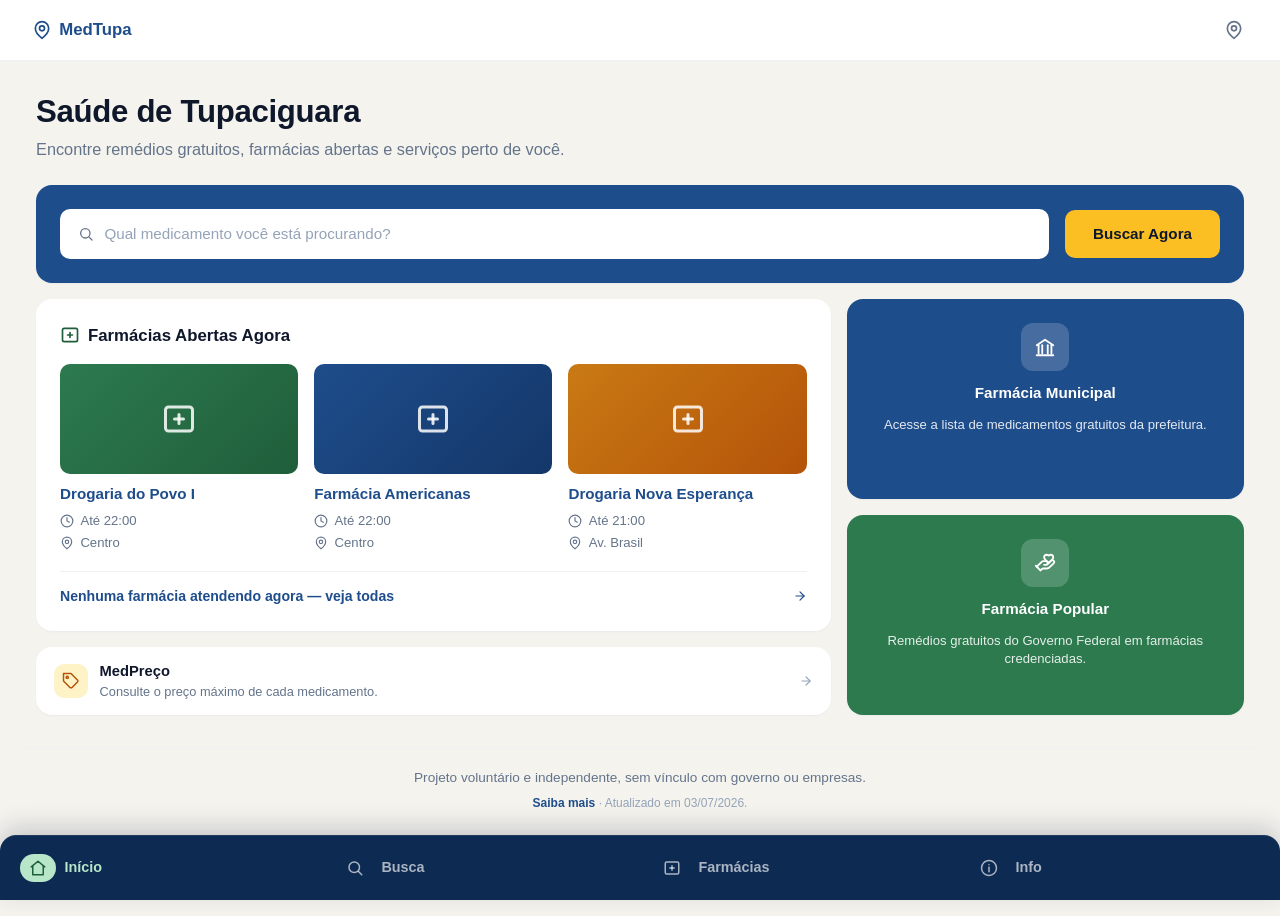
<file: index.html>
<!DOCTYPE html>
<html lang="pt-BR">
<head>
    <!-- Google tag (gtag.js) -->
    <script async src="https://www.googletagmanager.com/gtag/js?id=G-R6YJ87NHXH"></script>
    <script>
      window.dataLayer = window.dataLayer || [];
      function gtag(){dataLayer.push(arguments);}
      gtag('js', new Date());
      gtag('config', 'G-R6YJ87NHXH');
    </script>
    <meta charset="UTF-8">
    <meta name="viewport" content="width=device-width, initial-scale=1.0">
    <meta name="theme-color" content="#ffffff">
    <title>MedTupa</title>
    <link rel="icon" type="image/svg+xml" href="favicon.svg">
    <link rel="stylesheet" href="style.css">
</head>
<body>
    <svg xmlns="http://www.w3.org/2000/svg" style="display:none" aria-hidden="true">
        <symbol id="i-pin" viewBox="0 0 24 24" fill="none" stroke="currentColor" stroke-width="2" stroke-linecap="round" stroke-linejoin="round">
            <path d="M20 10c0 6-8 12-8 12s-8-6-8-12a8 8 0 0 1 16 0z"/>
            <circle cx="12" cy="10" r="3"/>
        </symbol>
        <symbol id="i-search" viewBox="0 0 24 24" fill="none" stroke="currentColor" stroke-width="2" stroke-linecap="round" stroke-linejoin="round">
            <circle cx="11" cy="11" r="7"/>
            <line x1="21" y1="21" x2="16.65" y2="16.65"/>
        </symbol>
        <symbol id="i-bank" viewBox="0 0 24 24" fill="none" stroke="currentColor" stroke-width="2" stroke-linecap="round" stroke-linejoin="round">
            <path d="M3 10 12 4l9 6"/>
            <path d="M5 10v9"/>
            <path d="M19 10v9"/>
            <path d="M9 10v9"/>
            <path d="M15 10v9"/>
            <path d="M3 21h18"/>
        </symbol>
        <symbol id="i-hand-heart" viewBox="0 0 24 24" fill="none" stroke="currentColor" stroke-width="2" stroke-linecap="round" stroke-linejoin="round">
            <path d="M11 14h2a2 2 0 1 0 0-4h-3c-.6 0-1.1.2-1.4.6L3 16"/>
            <path d="m7 20 1.6-1.4c.4-.4.9-.6 1.4-.6h4c1.1 0 2.1-.4 2.8-1.2l4.6-4.4a2 2 0 0 0-2.75-2.91L14.5 13.5"/>
            <path d="m2 15 5 5"/>
            <path d="M19.5 8.5c.7-.7 1.5-1.6 1.5-2.7A2.7 2.7 0 0 0 18.3 3c-.9 0-1.5.3-2.3 1-.8-.7-1.4-1-2.3-1A2.7 2.7 0 0 0 11 5.8c0 1.1.8 2 1.5 2.7L16 12z"/>
        </symbol>
        <symbol id="i-pharmacy" viewBox="0 0 24 24" fill="none" stroke="currentColor" stroke-width="2" stroke-linecap="round" stroke-linejoin="round">
            <rect x="3" y="4" width="18" height="16" rx="2"/>
            <path d="M12 9v6"/>
            <path d="M9 12h6"/>
        </symbol>
        <symbol id="i-clock" viewBox="0 0 24 24" fill="none" stroke="currentColor" stroke-width="2" stroke-linecap="round" stroke-linejoin="round">
            <circle cx="12" cy="12" r="10"/>
            <polyline points="12 6 12 12 16 14"/>
        </symbol>
<symbol id="i-home" viewBox="0 0 24 24" fill="none" stroke="currentColor" stroke-width="2" stroke-linecap="round" stroke-linejoin="round">
            <path d="M3 10.5 12 3l9 7.5"/>
            <path d="M5 9.5V21h14V9.5"/>
        </symbol>
        <symbol id="i-info" viewBox="0 0 24 24" fill="none" stroke="currentColor" stroke-width="2" stroke-linecap="round" stroke-linejoin="round">
            <circle cx="12" cy="12" r="10"/>
            <line x1="12" y1="11" x2="12" y2="17"/>
            <line x1="12" y1="7.5" x2="12" y2="7.6"/>
        </symbol>
        <symbol id="i-arrow-right" viewBox="0 0 24 24" fill="none" stroke="currentColor" stroke-width="2" stroke-linecap="round" stroke-linejoin="round">
            <line x1="5" y1="12" x2="19" y2="12"/>
            <polyline points="12 5 19 12 12 19"/>
        </symbol>
        <symbol id="i-tag" viewBox="0 0 24 24" fill="none" stroke="currentColor" stroke-width="2" stroke-linecap="round" stroke-linejoin="round">
            <path d="M20.59 13.41 13.42 20.58a2 2 0 0 1-2.83 0L2 12V2h10l8.59 8.59a2 2 0 0 1 0 2.82z"/>
            <circle cx="7" cy="7" r="1.5"/>
        </symbol>
    </svg>

    <div class="app">
        <header class="app-header">
            <a href="index.html" class="brand">
                <svg width="20" height="20" aria-hidden="true"><use href="#i-pin"/></svg>
                MedTupa
            </a>
            <button class="location-btn" aria-label="Tupaciguara, MG">
                <svg width="20" height="20" aria-hidden="true"><use href="#i-pin"/></svg>
            </button>
        </header>

        <section class="greeting">
            <h1>Saúde de Tupaciguara</h1>
            <p>Encontre remédios gratuitos, farmácias abertas e serviços perto de você.</p>
        </section>

        <div class="layout">
            <section class="section wide search-section">
                <form class="card card-blue search-card" action="busca.html" method="get">
                    <label class="search-input" for="home-search">
                        <svg width="16" height="16" aria-hidden="true"><use href="#i-search"/></svg>
                        <input id="home-search" name="q" type="search" placeholder="Qual medicamento você está procurando?" autocomplete="off">
                    </label>
                    <button type="submit" class="btn btn-primary">Buscar Agora</button>
                </form>
            </section>

            <section class="section right-stack">
                <a class="card mini-card mini-municipal" href="busca.html#municipal">
                    <span class="icon-tile">
                        <svg width="22" height="22" aria-hidden="true"><use href="#i-bank"/></svg>
                    </span>
                    <h3>Farmácia Municipal</h3>
                    <p>Acesse a lista de medicamentos gratuitos da prefeitura.</p>
                </a>
                <a class="card mini-card mini-popular" href="busca.html#popular">
                    <span class="icon-tile">
                        <svg width="22" height="22" aria-hidden="true"><use href="#i-hand-heart"/></svg>
                    </span>
                    <h3>Farmácia Popular</h3>
                    <p>Remédios gratuitos do Governo Federal em farmácias credenciadas.</p>
                </a>
            </section>

            <section class="section plantao-section">
                <div class="card plantao-hero">
                    <header class="plantao-head">
                        <h2>
                            <svg width="20" height="20" aria-hidden="true"><use href="#i-pharmacy"/></svg>
                            Farmácias Abertas Agora
                        </h2>
                        <span class="badge" id="plantao-badge" hidden>Aberto Agora</span>
                    </header>
                    <div class="plantao-grid">
                        <a class="plantao-item" href="farmacias.html">
                            <div class="plantao-thumb thumb-1" aria-hidden="true">
                                <svg width="36" height="36"><use href="#i-pharmacy"/></svg>
                            </div>
                            <h4>Drogaria do Povo I</h4>
                            <p class="plantao-meta">
                                <svg width="14" height="14" aria-hidden="true"><use href="#i-clock"/></svg>
                                Até 22:00
                            </p>
                            <p class="plantao-meta">
                                <svg width="14" height="14" aria-hidden="true"><use href="#i-pin"/></svg>
                                Centro
                            </p>
                        </a>
                        <a class="plantao-item" href="farmacias.html">
                            <div class="plantao-thumb thumb-2" aria-hidden="true">
                                <svg width="36" height="36"><use href="#i-pharmacy"/></svg>
                            </div>
                            <h4>Farmácia Americanas</h4>
                            <p class="plantao-meta">
                                <svg width="14" height="14" aria-hidden="true"><use href="#i-clock"/></svg>
                                Até 22:00
                            </p>
                            <p class="plantao-meta">
                                <svg width="14" height="14" aria-hidden="true"><use href="#i-pin"/></svg>
                                Centro
                            </p>
                        </a>
                        <a class="plantao-item" href="farmacias.html">
                            <div class="plantao-thumb thumb-3" aria-hidden="true">
                                <svg width="36" height="36"><use href="#i-pharmacy"/></svg>
                            </div>
                            <h4>Drogaria Nova Esperança</h4>
                            <p class="plantao-meta">
                                <svg width="14" height="14" aria-hidden="true"><use href="#i-clock"/></svg>
                                Até 21:00
                            </p>
                            <p class="plantao-meta">
                                <svg width="14" height="14" aria-hidden="true"><use href="#i-pin"/></svg>
                                Av. Brasil
                            </p>
                        </a>
                    </div>
                    <a class="plantao-footer" href="farmacias.html">
                        <span id="open-now-desc">Veja todas as farmácias da cidade</span>
                        <svg width="14" height="14" aria-hidden="true"><use href="#i-arrow-right"/></svg>
                    </a>
                </div>
            </section>

            <section class="section medpreco-section">
                <a class="card feature-card compact" href="https://medpreco.com" target="_blank" rel="noopener">
                    <span class="icon-tile icon-amber">
                        <svg width="18" height="18" aria-hidden="true"><use href="#i-tag"/></svg>
                    </span>
                    <div class="body">
                        <h3>MedPreço</h3>
                        <p>Consulte o preço máximo de cada medicamento.</p>
                    </div>
                    <svg class="trailing" width="14" height="14" aria-hidden="true"><use href="#i-arrow-right"/></svg>
                </a>
            </section>
        </div>

        <footer class="app-footer">
            <p>Projeto voluntário e independente, sem vínculo com governo ou empresas.</p>
            <p><a href="info.html#sobre">Saiba mais</a> · Atualizado em 03/07/2026.</p>
        </footer>

        <nav class="bottom-nav" aria-label="Navegação principal">
            <a href="index.html" class="active">
                <span class="nav-icon-wrap">
                    <svg width="18" height="18" aria-hidden="true"><use href="#i-home"/></svg>
                </span>
                Início
            </a>
            <a href="busca.html">
                <span class="nav-icon-wrap">
                    <svg width="18" height="18" aria-hidden="true"><use href="#i-search"/></svg>
                </span>
                Busca
            </a>
            <a href="farmacias.html">
                <span class="nav-icon-wrap">
                    <svg width="18" height="18" aria-hidden="true"><use href="#i-pharmacy"/></svg>
                </span>
                Farmácias
            </a>
            <a href="info.html">
                <span class="nav-icon-wrap">
                    <svg width="18" height="18" aria-hidden="true"><use href="#i-info"/></svg>
                </span>
                Info
            </a>
        </nav>
    </div>

    <script>
        (function () {
            // mantenha em sincronia com farmacias.html (data-mon-fri/data-sat/data-sun)
            const HOURS = [
                { mf: '07:00-22:00', sat: '07:00-22:00', sun: '08:00-20:00' }, // Drogaria do Povo I
                { mf: '08:00-20:00', sat: '08:00-20:00', sun: 'closed'     }, // Drogamed
                { mf: '07:00-22:00', sat: '07:00-21:00', sun: '08:00-19:00' }, // Farmácia Americanas
                { mf: '08:00-20:00', sat: '08:00-20:00', sun: 'closed'     }, // Farmaguti
                { mf: '08:00-21:00', sat: '08:00-21:00', sun: '08:30-12:30' }, // Drogaria Nova Esperança
                { mf: '08:00-18:00', sat: '08:00-12:00', sun: 'closed'     }, // Phormula
                { mf: '08:00-20:00', sat: '08:00-19:00', sun: 'closed'     }, // Drogaria UltraPopular
                { mf: '08:00-20:00', sat: '08:00-20:00', sun: 'closed'     }, // Drogaria Vida
                { mf: '07:00-21:00', sat: '07:00-21:00', sun: 'closed'     }, // Drogaria do Povo III
            ];

            const todayHours = h => {
                const d = new Date().getDay();
                if (d === 0) return h.sun;
                if (d === 6) return h.sat;
                return h.mf;
            };

            const isOpen = h => {
                const t = todayHours(h);
                if (!t || t === 'closed') return false;
                const [open, close] = t.split('-');
                const [oH, oM] = open.split(':').map(Number);
                const [cH, cM] = close.split(':').map(Number);
                const now = new Date();
                const mins = now.getHours() * 60 + now.getMinutes();
                return mins >= oH * 60 + oM && mins < cH * 60 + cM;
            };

            const count = HOURS.filter(isOpen).length;
            const desc = document.getElementById('open-now-desc');
            const badge = document.getElementById('plantao-badge');

            if (badge) badge.hidden = count === 0;

            if (!desc) return;

            if (count === 0) {
                desc.textContent = 'Nenhuma farmácia atendendo agora — veja todas';
            } else if (count === 1) {
                desc.textContent = '1 farmácia atendendo agora — veja todas';
            } else {
                desc.textContent = count + ' farmácias atendendo agora — veja todas';
            }
        })();
    </script>
</body>
</html>
</file>
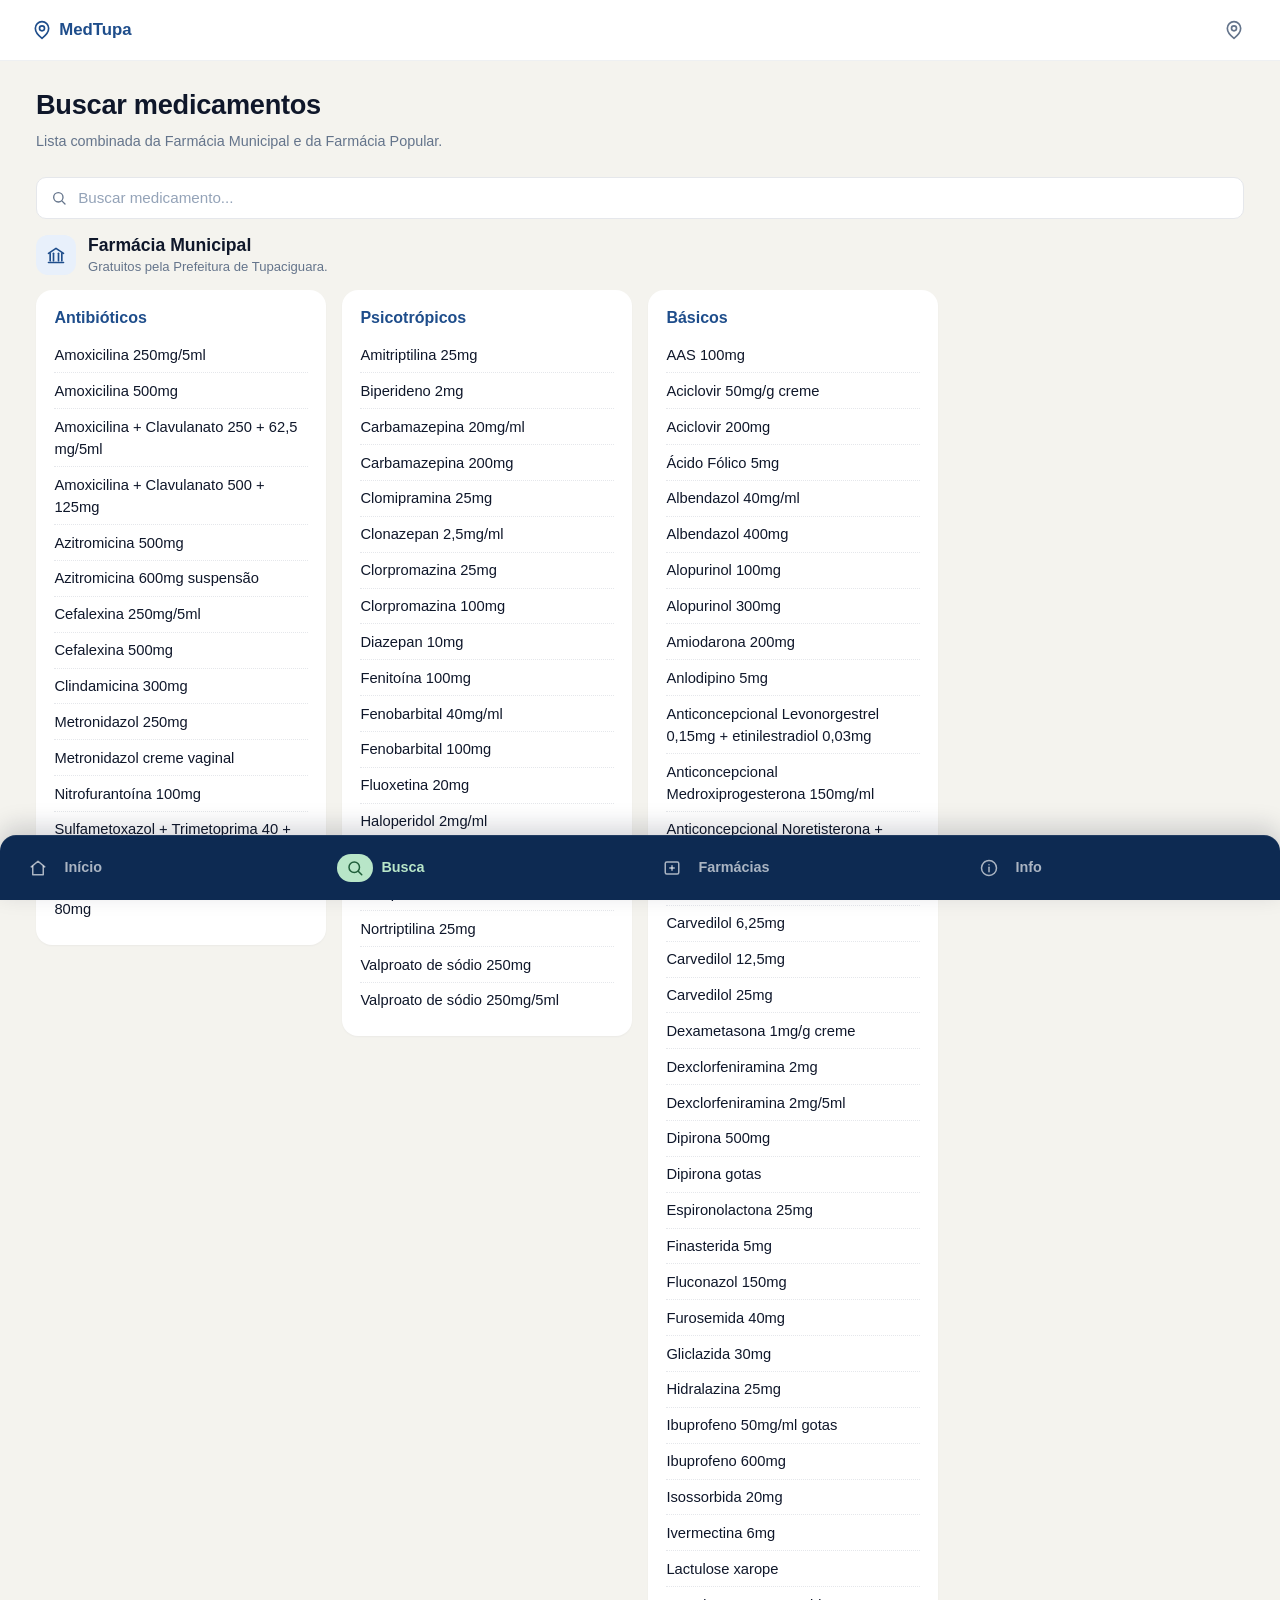
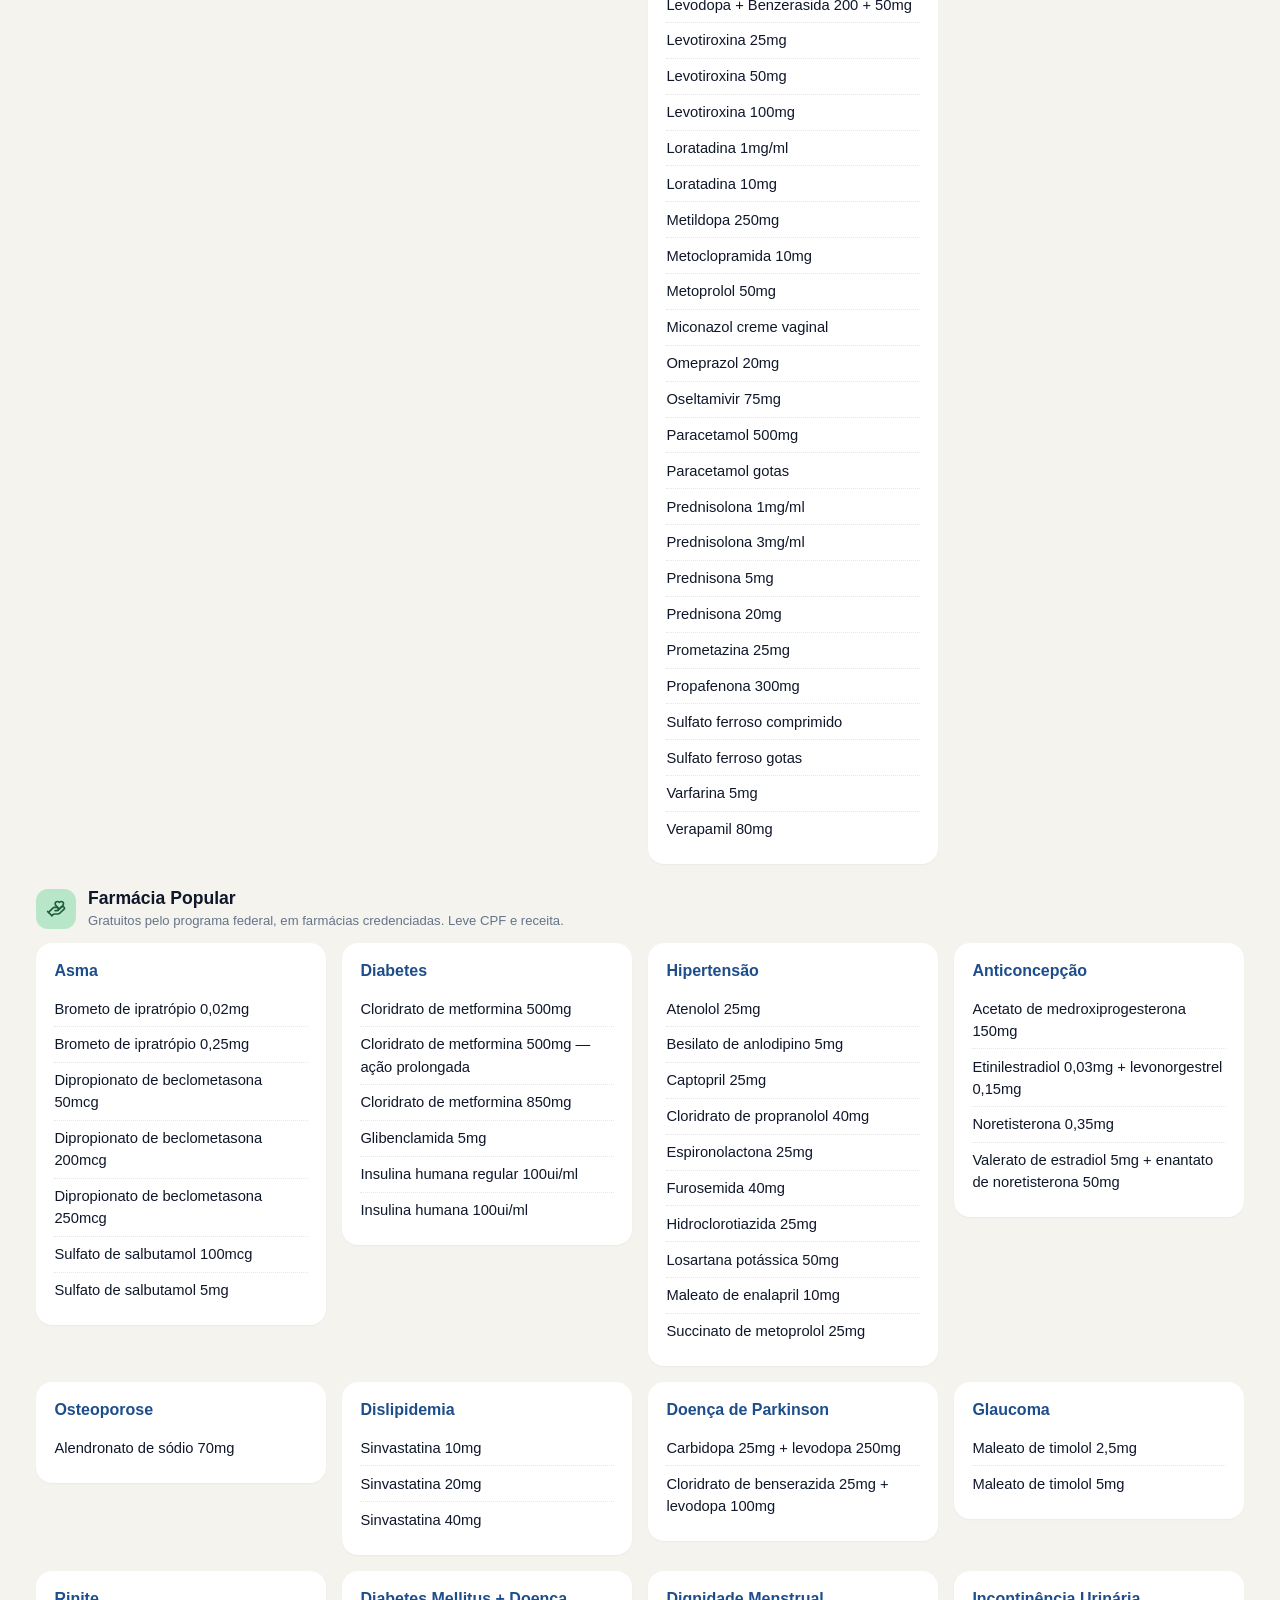
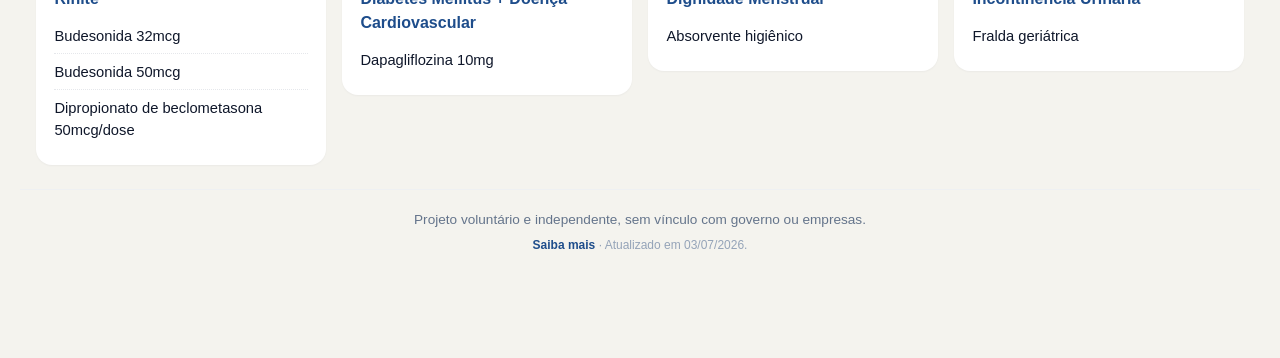
<file: busca.html>
<!DOCTYPE html>
<html lang="pt-BR">
<head>
    <!-- Google tag (gtag.js) -->
    <script async src="https://www.googletagmanager.com/gtag/js?id=G-R6YJ87NHXH"></script>
    <script>
      window.dataLayer = window.dataLayer || [];
      function gtag(){dataLayer.push(arguments);}
      gtag('js', new Date());
      gtag('config', 'G-R6YJ87NHXH');
    </script>
    <meta charset="UTF-8">
    <meta name="viewport" content="width=device-width, initial-scale=1.0">
    <meta name="theme-color" content="#ffffff">
    <title>Buscar medicamentos — MedTupa</title>
    <link rel="icon" type="image/svg+xml" href="favicon.svg">
    <link rel="stylesheet" href="style.css">
</head>
<body>
    <svg xmlns="http://www.w3.org/2000/svg" style="display:none" aria-hidden="true">
        <symbol id="i-pin" viewBox="0 0 24 24" fill="none" stroke="currentColor" stroke-width="2" stroke-linecap="round" stroke-linejoin="round">
            <path d="M20 10c0 6-8 12-8 12s-8-6-8-12a8 8 0 0 1 16 0z"/>
            <circle cx="12" cy="10" r="3"/>
        </symbol>
        <symbol id="i-search" viewBox="0 0 24 24" fill="none" stroke="currentColor" stroke-width="2" stroke-linecap="round" stroke-linejoin="round">
            <circle cx="11" cy="11" r="7"/>
            <line x1="21" y1="21" x2="16.65" y2="16.65"/>
        </symbol>
        <symbol id="i-bank" viewBox="0 0 24 24" fill="none" stroke="currentColor" stroke-width="2" stroke-linecap="round" stroke-linejoin="round">
            <path d="M3 10 12 4l9 6"/>
            <path d="M5 10v9"/>
            <path d="M19 10v9"/>
            <path d="M9 10v9"/>
            <path d="M15 10v9"/>
            <path d="M3 21h18"/>
        </symbol>
        <symbol id="i-hand-heart" viewBox="0 0 24 24" fill="none" stroke="currentColor" stroke-width="2" stroke-linecap="round" stroke-linejoin="round">
            <path d="M11 14h2a2 2 0 1 0 0-4h-3c-.6 0-1.1.2-1.4.6L3 16"/>
            <path d="m7 20 1.6-1.4c.4-.4.9-.6 1.4-.6h4c1.1 0 2.1-.4 2.8-1.2l4.6-4.4a2 2 0 0 0-2.75-2.91L14.5 13.5"/>
            <path d="m2 15 5 5"/>
            <path d="M19.5 8.5c.7-.7 1.5-1.6 1.5-2.7A2.7 2.7 0 0 0 18.3 3c-.9 0-1.5.3-2.3 1-.8-.7-1.4-1-2.3-1A2.7 2.7 0 0 0 11 5.8c0 1.1.8 2 1.5 2.7L16 12z"/>
        </symbol>
        <symbol id="i-pharmacy" viewBox="0 0 24 24" fill="none" stroke="currentColor" stroke-width="2" stroke-linecap="round" stroke-linejoin="round">
            <rect x="3" y="4" width="18" height="16" rx="2"/>
            <path d="M12 9v6"/>
            <path d="M9 12h6"/>
        </symbol>
        <symbol id="i-home" viewBox="0 0 24 24" fill="none" stroke="currentColor" stroke-width="2" stroke-linecap="round" stroke-linejoin="round">
            <path d="M3 10.5 12 3l9 7.5"/>
            <path d="M5 9.5V21h14V9.5"/>
        </symbol>
        <symbol id="i-tag" viewBox="0 0 24 24" fill="none" stroke="currentColor" stroke-width="2" stroke-linecap="round" stroke-linejoin="round">
            <path d="M20.59 13.41 13.42 20.58a2 2 0 0 1-2.83 0L2 12V2h10l8.59 8.59a2 2 0 0 1 0 2.82z"/>
            <circle cx="7" cy="7" r="1.5"/>
        </symbol>
        <symbol id="i-info" viewBox="0 0 24 24" fill="none" stroke="currentColor" stroke-width="2" stroke-linecap="round" stroke-linejoin="round">
            <circle cx="12" cy="12" r="10"/>
            <line x1="12" y1="11" x2="12" y2="17"/>
            <line x1="12" y1="7.5" x2="12" y2="7.6"/>
        </symbol>
    </svg>

    <div class="app">
        <header class="app-header">
            <a href="index.html" class="brand">
                <svg width="20" height="20" aria-hidden="true"><use href="#i-pin"/></svg>
                MedTupa
            </a>
            <button class="location-btn" aria-label="Tupaciguara, MG">
                <svg width="20" height="20" aria-hidden="true"><use href="#i-pin"/></svg>
            </button>
        </header>

        <section class="page-title">
            <h1>Buscar medicamentos</h1>
            <p>Lista combinada da Farmácia Municipal e da Farmácia Popular.</p>
        </section>

        <section class="section">
            <div class="med-search">
                <label class="search-input" for="med-search">
                    <svg width="16" height="16" aria-hidden="true"><use href="#i-search"/></svg>
                    <input id="med-search" type="search" placeholder="Buscar medicamento..." aria-label="Buscar medicamento" autocomplete="off">
                </label>
            </div>
            <div class="med-empty" role="status">
                <p class="empty-title">Nenhum medicamento encontrado</p>
                <p class="empty-help">Esse remédio não consta nas listas da Farmácia Municipal nem da Popular. Consulte o preço de venda de <strong id="empty-term"></strong> no MedPreço.</p>
                <a class="btn btn-primary empty-cta" id="medpreco-link" href="https://medpreco.com" target="_blank" rel="noopener">
                    <svg width="16" height="16" aria-hidden="true"><use href="#i-tag"/></svg>
                    Consultar no MedPreço
                </a>
            </div>

            <section class="program" id="municipal">
                <div class="program-header">
                    <span class="program-icon program-icon-blue">
                        <svg width="20" height="20" aria-hidden="true"><use href="#i-bank"/></svg>
                    </span>
                    <div>
                        <h2>Farmácia Municipal</h2>
                        <p>Gratuitos pela Prefeitura de Tupaciguara.</p>
                    </div>
                </div>

                <div class="indication-list">

                    <div class="indication">
                        <h3>Antibióticos</h3>
                        <ul>
                            <li data-aliases="amoxil, novocilin, hiconcil">Amoxicilina 250mg/5ml</li>
                            <li data-aliases="amoxil, novocilin, hiconcil">Amoxicilina 500mg</li>
                            <li data-aliases="clavulin, novamox">Amoxicilina + Clavulanato 250 + 62,5 mg/5ml</li>
                            <li data-aliases="clavulin, novamox">Amoxicilina + Clavulanato 500 + 125mg</li>
                            <li data-aliases="zitromax, azi, astro">Azitromicina 500mg</li>
                            <li data-aliases="zitromax, azi, astro">Azitromicina 600mg suspensão</li>
                            <li data-aliases="keflex, keforal">Cefalexina 250mg/5ml</li>
                            <li data-aliases="keflex, keforal">Cefalexina 500mg</li>
                            <li data-aliases="dalacin, clinagel">Clindamicina 300mg</li>
                            <li data-aliases="flagyl">Metronidazol 250mg</li>
                            <li data-aliases="flagyl">Metronidazol creme vaginal</li>
                            <li data-aliases="macrodantina">Nitrofurantoína 100mg</li>
                            <li data-aliases="bactrim">Sulfametoxazol + Trimetoprima 40 + 8mg/ml</li>
                            <li data-aliases="bactrim">Sulfametoxazol + Trimetoprima 400 + 80mg</li>
                        </ul>
                    </div>

                    <div class="indication">
                        <h3>Psicotrópicos</h3>
                        <ul>
                            <li data-aliases="tryptanol, amytril">Amitriptilina 25mg</li>
                            <li data-aliases="akineton, cinetol">Biperideno 2mg</li>
                            <li data-aliases="tegretol, tegretard">Carbamazepina 20mg/ml</li>
                            <li data-aliases="tegretol, tegretard">Carbamazepina 200mg</li>
                            <li data-aliases="anafranil">Clomipramina 25mg</li>
                            <li data-aliases="rivotril">Clonazepan 2,5mg/ml</li>
                            <li data-aliases="amplictil, longactil">Clorpromazina 25mg</li>
                            <li data-aliases="amplictil, longactil">Clorpromazina 100mg</li>
                            <li data-aliases="valium">Diazepan 10mg</li>
                            <li data-aliases="hidantal, epelin">Fenitoína 100mg</li>
                            <li data-aliases="gardenal">Fenobarbital 40mg/ml</li>
                            <li data-aliases="gardenal">Fenobarbital 100mg</li>
                            <li data-aliases="prozac, daforin, fluxene">Fluoxetina 20mg</li>
                            <li data-aliases="haldol">Haloperidol 2mg/ml</li>
                            <li data-aliases="haldol">Haloperidol 5mg</li>
                            <li data-aliases="haldol">Haloperidol decanoato</li>
                            <li data-aliases="pamelor">Nortriptilina 25mg</li>
                            <li data-aliases="depakene, depakote, valpakine">Valproato de sódio 250mg</li>
                            <li data-aliases="depakene, depakote, valpakine">Valproato de sódio 250mg/5ml</li>
                        </ul>
                    </div>

                    <div class="indication">
                        <h3>Básicos</h3>
                        <ul>
                            <li data-aliases="aspirina, aas infantil, somalgin">AAS 100mg</li>
                            <li data-aliases="zovirax">Aciclovir 50mg/g creme</li>
                            <li data-aliases="zovirax">Aciclovir 200mg</li>
                            <li data-aliases="folacin, endofolin">Ácido Fólico 5mg</li>
                            <li data-aliases="zentel">Albendazol 40mg/ml</li>
                            <li data-aliases="zentel">Albendazol 400mg</li>
                            <li data-aliases="zyloric">Alopurinol 100mg</li>
                            <li data-aliases="zyloric">Alopurinol 300mg</li>
                            <li data-aliases="ancoron, cordarone, atlansil">Amiodarona 200mg</li>
                            <li data-aliases="norvasc, pressat">Anlodipino 5mg</li>
                            <li data-aliases="microvlar, ciclo 21, level, nordette">Anticoncepcional Levonorgestrel 0,15mg + etinilestradiol 0,03mg</li>
                            <li data-aliases="depo-provera, contracep">Anticoncepcional Medroxiprogesterona 150mg/ml</li>
                            <li data-aliases="mesigyna, noregyna, perlutan">Anticoncepcional Noretisterona + estradiol 50 + 5mg/ml</li>
                            <li data-aliases="coreg, dilatrend, divelol">Carvedilol 3,125mg</li>
                            <li data-aliases="coreg, dilatrend, divelol">Carvedilol 6,25mg</li>
                            <li data-aliases="coreg, dilatrend, divelol">Carvedilol 12,5mg</li>
                            <li data-aliases="coreg, dilatrend, divelol">Carvedilol 25mg</li>
                            <li data-aliases="decadron">Dexametasona 1mg/g creme</li>
                            <li data-aliases="polaramine, polaryn">Dexclorfeniramina 2mg</li>
                            <li data-aliases="polaramine, polaryn">Dexclorfeniramina 2mg/5ml</li>
                            <li data-aliases="novalgina, anador, magnopyrol">Dipirona 500mg</li>
                            <li data-aliases="novalgina, anador, magnopyrol">Dipirona gotas</li>
                            <li data-aliases="aldactone, diacqua">Espironolactona 25mg</li>
                            <li data-aliases="propecia, finalop, proscar">Finasterida 5mg</li>
                            <li data-aliases="zoltec, zolanix, flucanil">Fluconazol 150mg</li>
                            <li data-aliases="lasix">Furosemida 40mg</li>
                            <li data-aliases="diamicron, azukon">Gliclazida 30mg</li>
                            <li data-aliases="apresolina, nepresol">Hidralazina 25mg</li>
                            <li data-aliases="advil, alivium, motrin, ibupril">Ibuprofeno 50mg/ml gotas</li>
                            <li data-aliases="advil, alivium, motrin, ibupril">Ibuprofeno 600mg</li>
                            <li data-aliases="monocordil, isordil, cincordil">Isossorbida 20mg</li>
                            <li data-aliases="revectina, ivermec">Ivermectina 6mg</li>
                            <li data-aliases="lactulona, pentalac">Lactulose xarope</li>
                            <li data-aliases="prolopa, madopar">Levodopa + Benzerasida 200 + 50mg</li>
                            <li data-aliases="puran t4, synthroid, euthyrox, levoid">Levotiroxina 25mg</li>
                            <li data-aliases="puran t4, synthroid, euthyrox, levoid">Levotiroxina 50mg</li>
                            <li data-aliases="puran t4, synthroid, euthyrox, levoid">Levotiroxina 100mg</li>
                            <li data-aliases="claritin, claritine, histadin, loratamed">Loratadina 1mg/ml</li>
                            <li data-aliases="claritin, claritine, histadin, loratamed">Loratadina 10mg</li>
                            <li data-aliases="aldomet, ductomet">Metildopa 250mg</li>
                            <li data-aliases="plasil, eucil, mocrosil">Metoclopramida 10mg</li>
                            <li data-aliases="seloken, lopressor, betaloc">Metoprolol 50mg</li>
                            <li data-aliases="gino-daktarin, vodol">Miconazol creme vaginal</li>
                            <li data-aliases="losec, peprazol, gaspiren, victrix">Omeprazol 20mg</li>
                            <li data-aliases="tamiflu">Oseltamivir 75mg</li>
                            <li data-aliases="tylenol, dorico, parador">Paracetamol 500mg</li>
                            <li data-aliases="tylenol, dorico, parador">Paracetamol gotas</li>
                            <li data-aliases="predsim">Prednisolona 1mg/ml</li>
                            <li data-aliases="predsim">Prednisolona 3mg/ml</li>
                            <li data-aliases="meticorten, corticorten">Prednisona 5mg</li>
                            <li data-aliases="meticorten, corticorten">Prednisona 20mg</li>
                            <li data-aliases="phenergan, fenergan, pamergan">Prometazina 25mg</li>
                            <li data-aliases="ritmonorm">Propafenona 300mg</li>
                            <li data-aliases="noripurum, neutrofer, fer-in-sol">Sulfato ferroso comprimido</li>
                            <li data-aliases="noripurum, neutrofer, fer-in-sol">Sulfato ferroso gotas</li>
                            <li data-aliases="marevan, marfarin, coumadin">Varfarina 5mg</li>
                            <li data-aliases="dilacoron, vasopten">Verapamil 80mg</li>
                        </ul>
                    </div>

                </div>
            </section>

            <section class="program" id="popular">
                <div class="program-header">
                    <span class="program-icon program-icon-green">
                        <svg width="20" height="20" aria-hidden="true"><use href="#i-hand-heart"/></svg>
                    </span>
                    <div>
                        <h2>Farmácia Popular</h2>
                        <p>Gratuitos pelo programa federal, em farmácias credenciadas. Leve CPF e receita.</p>
                    </div>
                </div>

                <div class="indication-list">

                    <div class="indication">
                        <h3>Asma</h3>
                        <ul>
                            <li data-aliases="atrovent">Brometo de ipratrópio 0,02mg</li>
                            <li data-aliases="atrovent">Brometo de ipratrópio 0,25mg</li>
                            <li data-aliases="clenil, beclosol, miflasona">Dipropionato de beclometasona 50mcg</li>
                            <li data-aliases="clenil, beclosol, miflasona">Dipropionato de beclometasona 200mcg</li>
                            <li data-aliases="clenil, beclosol, miflasona">Dipropionato de beclometasona 250mcg</li>
                            <li data-aliases="aerolin, aerogold, butovent">Sulfato de salbutamol 100mcg</li>
                            <li data-aliases="aerolin, aerogold, butovent">Sulfato de salbutamol 5mg</li>
                        </ul>
                    </div>

                    <div class="indication">
                        <h3>Diabetes</h3>
                        <ul>
                            <li data-aliases="glifage, glucoformin, dimefor">Cloridrato de metformina 500mg</li>
                            <li data-aliases="glifage xr, glucoformin xr">Cloridrato de metformina 500mg — ação prolongada</li>
                            <li data-aliases="glifage, glucoformin, dimefor">Cloridrato de metformina 850mg</li>
                            <li data-aliases="daonil, glionil">Glibenclamida 5mg</li>
                            <li data-aliases="humulin r, novolin r">Insulina humana regular 100ui/ml</li>
                            <li data-aliases="humulin n, novolin n, nph">Insulina humana 100ui/ml</li>
                        </ul>
                    </div>

                    <div class="indication">
                        <h3>Hipertensão</h3>
                        <ul>
                            <li data-aliases="atenol, ablok, angipress">Atenolol 25mg</li>
                            <li data-aliases="norvasc, pressat">Besilato de anlodipino 5mg</li>
                            <li data-aliases="capoten, captotec">Captopril 25mg</li>
                            <li data-aliases="inderal, rebaten">Cloridrato de propranolol 40mg</li>
                            <li data-aliases="aldactone, diacqua">Espironolactona 25mg</li>
                            <li data-aliases="lasix">Furosemida 40mg</li>
                            <li data-aliases="clorana, diurix, hidrotiazida">Hidroclorotiazida 25mg</li>
                            <li data-aliases="cozaar, aradois, corus">Losartana potássica 50mg</li>
                            <li data-aliases="renitec, vasopril, eupressin">Maleato de enalapril 10mg</li>
                            <li data-aliases="selozok, seloken, betaloc">Succinato de metoprolol 25mg</li>
                        </ul>
                    </div>

                    <div class="indication">
                        <h3>Anticoncepção</h3>
                        <ul>
                            <li>Acetato de medroxiprogesterona 150mg</li>
                            <li>Etinilestradiol 0,03mg + levonorgestrel 0,15mg</li>
                            <li>Noretisterona 0,35mg</li>
                            <li>Valerato de estradiol 5mg + enantato de noretisterona 50mg</li>
                        </ul>
                    </div>

                    <div class="indication">
                        <h3>Osteoporose</h3>
                        <ul>
                            <li data-aliases="fosamax, endronax">Alendronato de sódio 70mg</li>
                        </ul>
                    </div>

                    <div class="indication">
                        <h3>Dislipidemia</h3>
                        <ul>
                            <li data-aliases="zocor, sinvalip, lipinorm">Sinvastatina 10mg</li>
                            <li data-aliases="zocor, sinvalip, lipinorm">Sinvastatina 20mg</li>
                            <li data-aliases="zocor, sinvalip, lipinorm">Sinvastatina 40mg</li>
                        </ul>
                    </div>

                    <div class="indication">
                        <h3>Doença de Parkinson</h3>
                        <ul>
                            <li data-aliases="sinemet, cronomet">Carbidopa 25mg + levodopa 250mg</li>
                            <li data-aliases="prolopa, madopar">Cloridrato de benserazida 25mg + levodopa 100mg</li>
                        </ul>
                    </div>

                    <div class="indication">
                        <h3>Glaucoma</h3>
                        <ul>
                            <li data-aliases="timoptol, glaucotrat, nyolol">Maleato de timolol 2,5mg</li>
                            <li data-aliases="timoptol, glaucotrat, nyolol">Maleato de timolol 5mg</li>
                        </ul>
                    </div>

                    <div class="indication">
                        <h3>Rinite</h3>
                        <ul>
                            <li data-aliases="busonid, pulmicort, miflonide">Budesonida 32mcg</li>
                            <li data-aliases="busonid, pulmicort, miflonide">Budesonida 50mcg</li>
                            <li data-aliases="clenil, beclosol, miflasona">Dipropionato de beclometasona 50mcg/dose</li>
                        </ul>
                    </div>

                    <div class="indication">
                        <h3>Diabetes Mellitus + Doença Cardiovascular</h3>
                        <ul>
                            <li data-aliases="forxiga">Dapagliflozina 10mg</li>
                        </ul>
                    </div>

                    <div class="indication">
                        <h3>Dignidade Menstrual</h3>
                        <ul>
                            <li>Absorvente higiênico</li>
                        </ul>
                    </div>

                    <div class="indication">
                        <h3>Incontinência Urinária</h3>
                        <ul>
                            <li>Fralda geriátrica</li>
                        </ul>
                    </div>

                </div>
            </section>
        </section>

        <footer class="app-footer">
            <p>Projeto voluntário e independente, sem vínculo com governo ou empresas.</p>
            <p><a href="info.html#sobre">Saiba mais</a> · Atualizado em 03/07/2026.</p>
        </footer>

        <nav class="bottom-nav" aria-label="Navegação principal">
            <a href="index.html">
                <span class="nav-icon-wrap">
                    <svg width="18" height="18" aria-hidden="true"><use href="#i-home"/></svg>
                </span>
                Início
            </a>
            <a href="busca.html" class="active">
                <span class="nav-icon-wrap">
                    <svg width="18" height="18" aria-hidden="true"><use href="#i-search"/></svg>
                </span>
                Busca
            </a>
            <a href="farmacias.html">
                <span class="nav-icon-wrap">
                    <svg width="18" height="18" aria-hidden="true"><use href="#i-pharmacy"/></svg>
                </span>
                Farmácias
            </a>
            <a href="info.html">
                <span class="nav-icon-wrap">
                    <svg width="18" height="18" aria-hidden="true"><use href="#i-info"/></svg>
                </span>
                Info
            </a>
        </nav>
    </div>

    <script src="search.js"></script>
</body>
</html>
</file>
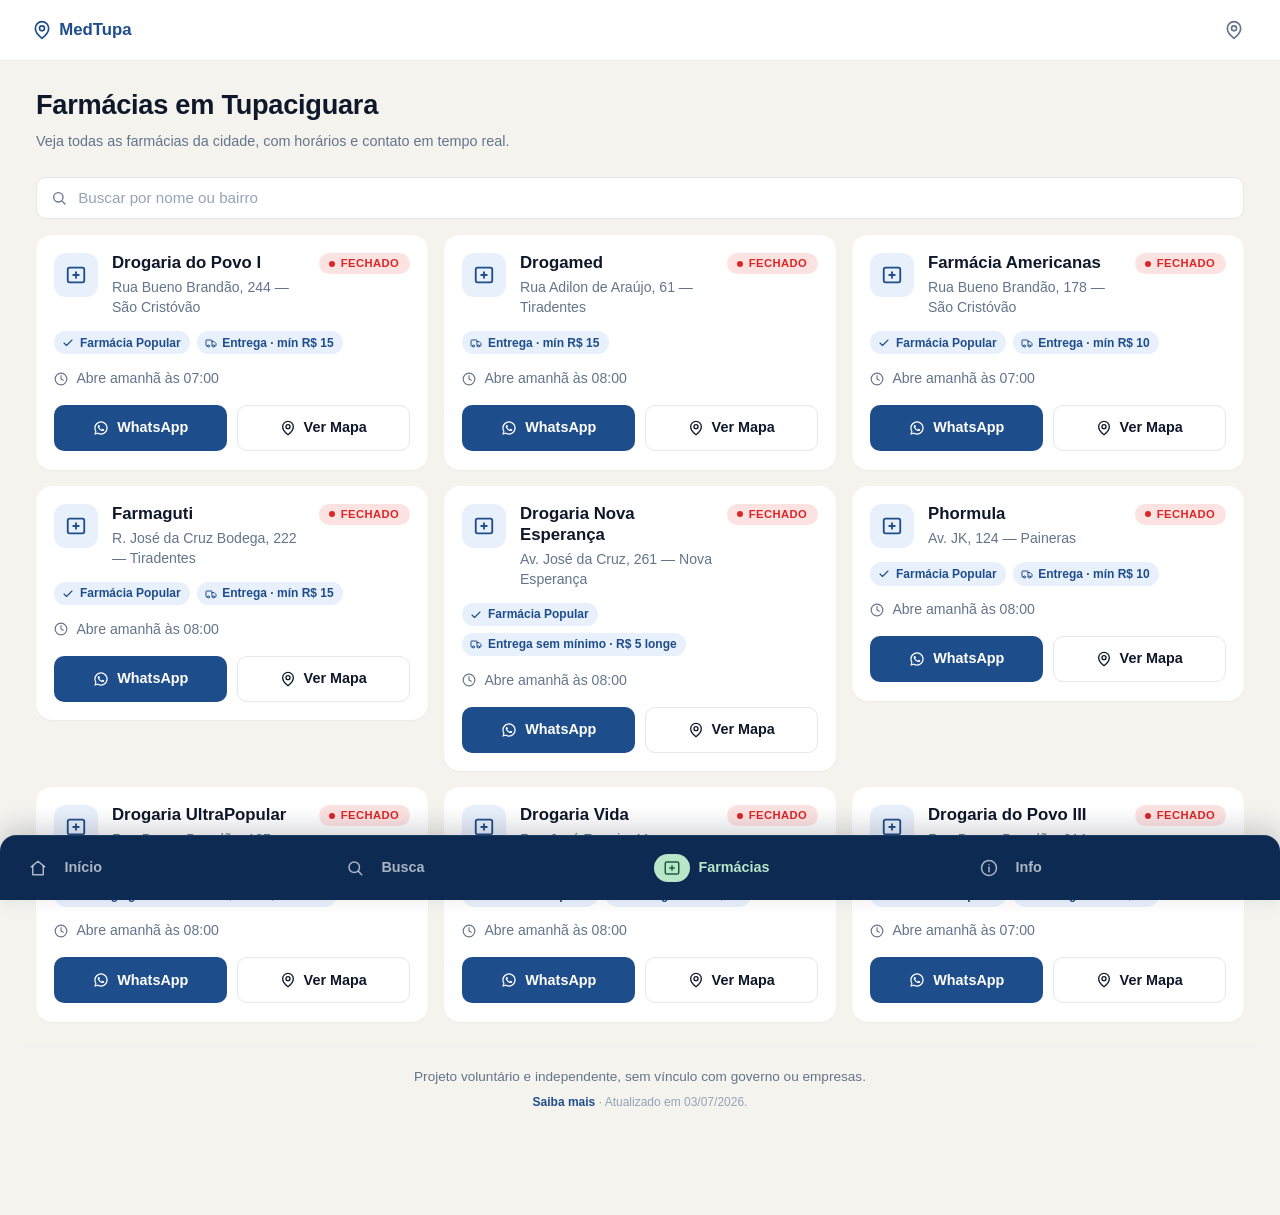
<file: farmacias.html>
<!DOCTYPE html>
<html lang="pt-BR">
<head>
    <!-- Google tag (gtag.js) -->
    <script async src="https://www.googletagmanager.com/gtag/js?id=G-R6YJ87NHXH"></script>
    <script>
      window.dataLayer = window.dataLayer || [];
      function gtag(){dataLayer.push(arguments);}
      gtag('js', new Date());
      gtag('config', 'G-R6YJ87NHXH');
    </script>
    <meta charset="UTF-8">
    <meta name="viewport" content="width=device-width, initial-scale=1.0">
    <meta name="theme-color" content="#ffffff">
    <title>Farmácias — MedTupa</title>
    <link rel="icon" type="image/svg+xml" href="favicon.svg">
    <link rel="stylesheet" href="style.css">
</head>
<body>
    <svg xmlns="http://www.w3.org/2000/svg" style="display:none" aria-hidden="true">
        <symbol id="i-pin" viewBox="0 0 24 24" fill="none" stroke="currentColor" stroke-width="2" stroke-linecap="round" stroke-linejoin="round">
            <path d="M20 10c0 6-8 12-8 12s-8-6-8-12a8 8 0 0 1 16 0z"/>
            <circle cx="12" cy="10" r="3"/>
        </symbol>
        <symbol id="i-clock" viewBox="0 0 24 24" fill="none" stroke="currentColor" stroke-width="2" stroke-linecap="round" stroke-linejoin="round">
            <circle cx="12" cy="12" r="10"/>
            <polyline points="12 6 12 12 16 14"/>
        </symbol>
        <symbol id="i-search" viewBox="0 0 24 24" fill="none" stroke="currentColor" stroke-width="2" stroke-linecap="round" stroke-linejoin="round">
            <circle cx="11" cy="11" r="7"/>
            <line x1="21" y1="21" x2="16.65" y2="16.65"/>
        </symbol>
        <symbol id="i-pharmacy" viewBox="0 0 24 24" fill="none" stroke="currentColor" stroke-width="2" stroke-linecap="round" stroke-linejoin="round">
            <rect x="3" y="4" width="18" height="16" rx="2"/>
            <path d="M12 9v6"/>
            <path d="M9 12h6"/>
        </symbol>
        <symbol id="i-home" viewBox="0 0 24 24" fill="none" stroke="currentColor" stroke-width="2" stroke-linecap="round" stroke-linejoin="round">
            <path d="M3 10.5 12 3l9 7.5"/>
            <path d="M5 9.5V21h14V9.5"/>
        </symbol>
        <symbol id="i-info" viewBox="0 0 24 24" fill="none" stroke="currentColor" stroke-width="2" stroke-linecap="round" stroke-linejoin="round">
            <circle cx="12" cy="12" r="10"/>
            <line x1="12" y1="11" x2="12" y2="17"/>
            <line x1="12" y1="7.5" x2="12" y2="7.6"/>
        </symbol>
        <symbol id="i-check" viewBox="0 0 24 24" fill="none" stroke="currentColor" stroke-width="2.25" stroke-linecap="round" stroke-linejoin="round">
            <polyline points="20 6 9 17 4 12"/>
        </symbol>
        <symbol id="i-truck" viewBox="0 0 24 24" fill="none" stroke="currentColor" stroke-width="2" stroke-linecap="round" stroke-linejoin="round">
            <path d="M5 18H3c-.55 0-1-.45-1-1V7c0-.55.45-1 1-1h10c.55 0 1 .45 1 1v11"/>
            <path d="M14 9h4l4 4v4c0 .55-.45 1-1 1h-2"/>
            <circle cx="7" cy="18" r="2"/>
            <circle cx="17" cy="18" r="2"/>
        </symbol>
        <symbol id="i-whatsapp" viewBox="0 0 24 24" fill="currentColor">
            <path d="M19.05 4.92A10.4 10.4 0 0 0 12 2C6.5 2 2.02 6.48 2.02 12c0 1.76.46 3.48 1.34 5L2 22l5.13-1.34A10 10 0 0 0 12 22c5.52 0 10-4.48 10-10 0-2.67-1.04-5.18-2.95-7.08zM12 20.15c-1.49 0-2.95-.4-4.21-1.16l-.3-.18-3.13.82.83-3.05-.2-.31A8.13 8.13 0 0 1 3.85 12 8.16 8.16 0 0 1 12 3.85a8.13 8.13 0 0 1 8.15 8.15A8.16 8.16 0 0 1 12 20.15zm4.47-6.11c-.24-.12-1.45-.72-1.67-.8-.22-.08-.39-.12-.55.12-.17.24-.63.8-.78.97-.14.16-.29.18-.53.06-.24-.12-1.03-.38-1.96-1.21-.72-.65-1.21-1.44-1.36-1.68-.14-.24-.02-.37.11-.49.11-.11.24-.29.36-.43.12-.14.16-.24.24-.4.08-.16.04-.3-.02-.43-.06-.12-.55-1.32-.75-1.81-.2-.48-.4-.41-.55-.42h-.47c-.16 0-.43.06-.65.3-.22.24-.85.83-.85 2.02s.87 2.35 1 2.51c.12.16 1.71 2.6 4.13 3.65.58.25 1.03.4 1.38.51.58.18 1.11.16 1.52.1.46-.07 1.45-.59 1.65-1.16.2-.57.2-1.06.14-1.16-.06-.1-.22-.16-.46-.28z"/>
        </symbol>
    </svg>

    <div class="app">
        <header class="app-header">
            <a href="index.html" class="brand">
                <svg width="20" height="20" aria-hidden="true"><use href="#i-pin"/></svg>
                MedTupa
            </a>
            <button class="location-btn" aria-label="Tupaciguara, MG">
                <svg width="20" height="20" aria-hidden="true"><use href="#i-pin"/></svg>
            </button>
        </header>

        <section class="page-title">
            <h1>Farmácias em Tupaciguara</h1>
            <p>Veja todas as farmácias da cidade, com horários e contato em tempo real.</p>
        </section>

        <section class="section">
            <div class="med-search">
                <label class="search-input">
                    <svg width="16" height="16" aria-hidden="true"><use href="#i-search"/></svg>
                    <input type="search" id="pharmacy-filter" placeholder="Buscar por nome ou bairro" autocomplete="off">
                </label>
            </div>
            <p class="med-empty" id="pharmacy-empty">Nenhuma farmácia encontrada.</p>

            <div class="pharmacy-grid">

                <article class="pharmacy-card" data-mon-fri="07:00-22:00" data-sat="07:00-22:00" data-sun="08:00-20:00" data-name="Drogaria do Povo I" data-bairro="São Cristóvão">
                    <header class="pharmacy-head">
                        <div class="pharmacy-icon">
                            <svg width="22" height="22" aria-hidden="true"><use href="#i-pharmacy"/></svg>
                        </div>
                        <div class="pharmacy-head-text">
                            <h3>Drogaria do Povo I</h3>
                            <p class="pharmacy-address">Rua Bueno Brandão, 244 — São Cristóvão</p>
                        </div>
                        <span class="pharmacy-status" data-status></span>
                    </header>
                    <div class="pharmacy-tags">
                        <span class="tag">
                            <svg class="icon" width="12" height="12" aria-hidden="true"><use href="#i-check"/></svg>
                            Farmácia Popular
                        </span>
                        <span class="tag">
                            <svg class="icon" width="12" height="12" aria-hidden="true"><use href="#i-truck"/></svg>
                            Entrega · mín R$ 15
                        </span>
                    </div>
                    <p class="pharmacy-hours-summary">
                        <svg width="14" height="14" aria-hidden="true"><use href="#i-clock"/></svg>
                        <span data-hours-text></span>
                    </p>
                    <div class="pharmacy-actions">
                        <a class="btn btn-whatsapp" href="https://wa.me/553432812510" target="_blank" rel="noopener">
                            <svg width="16" height="16" aria-hidden="true"><use href="#i-whatsapp"/></svg>
                            WhatsApp
                        </a>
                        <a class="btn btn-map" href="https://www.google.com/maps/search/?api=1&amp;query=Rua+Bueno+Brand%C3%A3o,+244,+S%C3%A3o+Crist%C3%B3v%C3%A3o,+Tupaciguara,+MG" target="_blank" rel="noopener">
                            <svg width="16" height="16" aria-hidden="true"><use href="#i-pin"/></svg>
                            Ver Mapa
                        </a>
                    </div>
                </article>

                <article class="pharmacy-card" data-mon-fri="08:00-20:00" data-sat="08:00-20:00" data-sun="closed" data-name="Drogamed" data-bairro="Tiradentes">
                    <header class="pharmacy-head">
                        <div class="pharmacy-icon">
                            <svg width="22" height="22" aria-hidden="true"><use href="#i-pharmacy"/></svg>
                        </div>
                        <div class="pharmacy-head-text">
                            <h3>Drogamed</h3>
                            <p class="pharmacy-address">Rua Adilon de Araújo, 61 — Tiradentes</p>
                        </div>
                        <span class="pharmacy-status" data-status></span>
                    </header>
                    <div class="pharmacy-tags">
                        <span class="tag">
                            <svg class="icon" width="12" height="12" aria-hidden="true"><use href="#i-truck"/></svg>
                            Entrega · mín R$ 15
                        </span>
                    </div>
                    <p class="pharmacy-hours-summary">
                        <svg width="14" height="14" aria-hidden="true"><use href="#i-clock"/></svg>
                        <span data-hours-text></span>
                    </p>
                    <div class="pharmacy-actions">
                        <a class="btn btn-whatsapp" href="https://wa.me/5534998871763" target="_blank" rel="noopener">
                            <svg width="16" height="16" aria-hidden="true"><use href="#i-whatsapp"/></svg>
                            WhatsApp
                        </a>
                        <a class="btn btn-map" href="https://www.google.com/maps/search/?api=1&amp;query=Rua+Adilon+de+Ara%C3%BAjo,+61,+Tiradentes,+Tupaciguara,+MG" target="_blank" rel="noopener">
                            <svg width="16" height="16" aria-hidden="true"><use href="#i-pin"/></svg>
                            Ver Mapa
                        </a>
                    </div>
                </article>

                <article class="pharmacy-card" data-mon-fri="07:00-22:00" data-sat="07:00-21:00" data-sun="08:00-19:00" data-name="Farmácia Americanas" data-bairro="São Cristóvão">
                    <header class="pharmacy-head">
                        <div class="pharmacy-icon">
                            <svg width="22" height="22" aria-hidden="true"><use href="#i-pharmacy"/></svg>
                        </div>
                        <div class="pharmacy-head-text">
                            <h3>Farmácia Americanas</h3>
                            <p class="pharmacy-address">Rua Bueno Brandão, 178 — São Cristóvão</p>
                        </div>
                        <span class="pharmacy-status" data-status></span>
                    </header>
                    <div class="pharmacy-tags">
                        <span class="tag">
                            <svg class="icon" width="12" height="12" aria-hidden="true"><use href="#i-check"/></svg>
                            Farmácia Popular
                        </span>
                        <span class="tag">
                            <svg class="icon" width="12" height="12" aria-hidden="true"><use href="#i-truck"/></svg>
                            Entrega · mín R$ 10
                        </span>
                    </div>
                    <p class="pharmacy-hours-summary">
                        <svg width="14" height="14" aria-hidden="true"><use href="#i-clock"/></svg>
                        <span data-hours-text></span>
                    </p>
                    <div class="pharmacy-actions">
                        <a class="btn btn-whatsapp" href="https://wa.me/5534998661080" target="_blank" rel="noopener">
                            <svg width="16" height="16" aria-hidden="true"><use href="#i-whatsapp"/></svg>
                            WhatsApp
                        </a>
                        <a class="btn btn-map" href="https://www.google.com/maps/search/?api=1&amp;query=Rua+Bueno+Brand%C3%A3o,+178,+S%C3%A3o+Crist%C3%B3v%C3%A3o,+Tupaciguara,+MG" target="_blank" rel="noopener">
                            <svg width="16" height="16" aria-hidden="true"><use href="#i-pin"/></svg>
                            Ver Mapa
                        </a>
                    </div>
                </article>

                <article class="pharmacy-card" data-mon-fri="08:00-20:00" data-sat="08:00-20:00" data-sun="closed" data-name="Farmaguti" data-bairro="Tiradentes">
                    <header class="pharmacy-head">
                        <div class="pharmacy-icon">
                            <svg width="22" height="22" aria-hidden="true"><use href="#i-pharmacy"/></svg>
                        </div>
                        <div class="pharmacy-head-text">
                            <h3>Farmaguti</h3>
                            <p class="pharmacy-address">R. José da Cruz Bodega, 222 — Tiradentes</p>
                        </div>
                        <span class="pharmacy-status" data-status></span>
                    </header>
                    <div class="pharmacy-tags">
                        <span class="tag">
                            <svg class="icon" width="12" height="12" aria-hidden="true"><use href="#i-check"/></svg>
                            Farmácia Popular
                        </span>
                        <span class="tag">
                            <svg class="icon" width="12" height="12" aria-hidden="true"><use href="#i-truck"/></svg>
                            Entrega · mín R$ 15
                        </span>
                    </div>
                    <p class="pharmacy-hours-summary">
                        <svg width="14" height="14" aria-hidden="true"><use href="#i-clock"/></svg>
                        <span data-hours-text></span>
                    </p>
                    <div class="pharmacy-actions">
                        <a class="btn btn-whatsapp" href="https://wa.me/5534996396317" target="_blank" rel="noopener">
                            <svg width="16" height="16" aria-hidden="true"><use href="#i-whatsapp"/></svg>
                            WhatsApp
                        </a>
                        <a class="btn btn-map" href="https://www.google.com/maps/search/?api=1&amp;query=Rua+Jos%C3%A9+da+Cruz+Bodega,+222,+Tiradentes,+Tupaciguara,+MG" target="_blank" rel="noopener">
                            <svg width="16" height="16" aria-hidden="true"><use href="#i-pin"/></svg>
                            Ver Mapa
                        </a>
                    </div>
                </article>

                <article class="pharmacy-card" data-mon-fri="08:00-21:00" data-sat="08:00-21:00" data-sun="08:30-12:30" data-name="Drogaria Nova Esperança" data-bairro="Nova Esperança">
                    <header class="pharmacy-head">
                        <div class="pharmacy-icon">
                            <svg width="22" height="22" aria-hidden="true"><use href="#i-pharmacy"/></svg>
                        </div>
                        <div class="pharmacy-head-text">
                            <h3>Drogaria Nova Esperança</h3>
                            <p class="pharmacy-address">Av. José da Cruz, 261 — Nova Esperança</p>
                        </div>
                        <span class="pharmacy-status" data-status></span>
                    </header>
                    <div class="pharmacy-tags">
                        <span class="tag">
                            <svg class="icon" width="12" height="12" aria-hidden="true"><use href="#i-check"/></svg>
                            Farmácia Popular
                        </span>
                        <span class="tag">
                            <svg class="icon" width="12" height="12" aria-hidden="true"><use href="#i-truck"/></svg>
                            Entrega sem mínimo · R$ 5 longe
                        </span>
                    </div>
                    <p class="pharmacy-hours-summary">
                        <svg width="14" height="14" aria-hidden="true"><use href="#i-clock"/></svg>
                        <span data-hours-text></span>
                    </p>
                    <div class="pharmacy-actions">
                        <a class="btn btn-whatsapp" href="https://wa.me/553432894444" target="_blank" rel="noopener">
                            <svg width="16" height="16" aria-hidden="true"><use href="#i-whatsapp"/></svg>
                            WhatsApp
                        </a>
                        <a class="btn btn-map" href="https://www.google.com/maps/search/?api=1&amp;query=Avenida+Jos%C3%A9+da+Cruz,+261,+Nova+Esperan%C3%A7a,+Tupaciguara,+MG" target="_blank" rel="noopener">
                            <svg width="16" height="16" aria-hidden="true"><use href="#i-pin"/></svg>
                            Ver Mapa
                        </a>
                    </div>
                </article>

                <article class="pharmacy-card" data-mon-fri="08:00-18:00" data-sat="08:00-12:00" data-sun="closed" data-name="Phormula" data-bairro="Paineras">
                    <header class="pharmacy-head">
                        <div class="pharmacy-icon">
                            <svg width="22" height="22" aria-hidden="true"><use href="#i-pharmacy"/></svg>
                        </div>
                        <div class="pharmacy-head-text">
                            <h3>Phormula</h3>
                            <p class="pharmacy-address">Av. JK, 124 — Paineras</p>
                        </div>
                        <span class="pharmacy-status" data-status></span>
                    </header>
                    <div class="pharmacy-tags">
                        <span class="tag">
                            <svg class="icon" width="12" height="12" aria-hidden="true"><use href="#i-check"/></svg>
                            Farmácia Popular
                        </span>
                        <span class="tag">
                            <svg class="icon" width="12" height="12" aria-hidden="true"><use href="#i-truck"/></svg>
                            Entrega · mín R$ 10
                        </span>
                    </div>
                    <p class="pharmacy-hours-summary">
                        <svg width="14" height="14" aria-hidden="true"><use href="#i-clock"/></svg>
                        <span data-hours-text></span>
                    </p>
                    <div class="pharmacy-actions">
                        <a class="btn btn-whatsapp" href="https://wa.me/553432815444" target="_blank" rel="noopener">
                            <svg width="16" height="16" aria-hidden="true"><use href="#i-whatsapp"/></svg>
                            WhatsApp
                        </a>
                        <a class="btn btn-map" href="https://www.google.com/maps/search/?api=1&amp;query=Avenida+JK,+124,+Paineras,+Tupaciguara,+MG" target="_blank" rel="noopener">
                            <svg width="16" height="16" aria-hidden="true"><use href="#i-pin"/></svg>
                            Ver Mapa
                        </a>
                    </div>
                </article>

                <article class="pharmacy-card" data-mon-fri="08:00-20:00" data-sat="08:00-19:00" data-sun="closed" data-name="Drogaria UltraPopular" data-bairro="Centro">
                    <header class="pharmacy-head">
                        <div class="pharmacy-icon">
                            <svg width="22" height="22" aria-hidden="true"><use href="#i-pharmacy"/></svg>
                        </div>
                        <div class="pharmacy-head-text">
                            <h3>Drogaria UltraPopular</h3>
                            <p class="pharmacy-address">Rua Bueno Brandão, 137 — Centro</p>
                        </div>
                        <span class="pharmacy-status" data-status></span>
                    </header>
                    <div class="pharmacy-tags">
                        <span class="tag">
                            <svg class="icon" width="12" height="12" aria-hidden="true"><use href="#i-truck"/></svg>
                            Entrega grátis acima de R$ 60 · R$ 4 abaixo
                        </span>
                    </div>
                    <p class="pharmacy-hours-summary">
                        <svg width="14" height="14" aria-hidden="true"><use href="#i-clock"/></svg>
                        <span data-hours-text></span>
                    </p>
                    <div class="pharmacy-actions">
                        <a class="btn btn-whatsapp" href="https://wa.me/553432360014" target="_blank" rel="noopener">
                            <svg width="16" height="16" aria-hidden="true"><use href="#i-whatsapp"/></svg>
                            WhatsApp
                        </a>
                        <a class="btn btn-map" href="https://www.google.com/maps/search/?api=1&amp;query=Rua+Bueno+Brand%C3%A3o,+137,+Centro,+Tupaciguara,+MG" target="_blank" rel="noopener">
                            <svg width="16" height="16" aria-hidden="true"><use href="#i-pin"/></svg>
                            Ver Mapa
                        </a>
                    </div>
                </article>

                <article class="pharmacy-card" data-mon-fri="08:00-20:00" data-sat="08:00-20:00" data-sun="closed" data-name="Drogaria Vida" data-bairro="Centro">
                    <header class="pharmacy-head">
                        <div class="pharmacy-icon">
                            <svg width="22" height="22" aria-hidden="true"><use href="#i-pharmacy"/></svg>
                        </div>
                        <div class="pharmacy-head-text">
                            <h3>Drogaria Vida</h3>
                            <p class="pharmacy-address">Rua José Ferreira Marques, 18 — Centro</p>
                        </div>
                        <span class="pharmacy-status" data-status></span>
                    </header>
                    <div class="pharmacy-tags">
                        <span class="tag">
                            <svg class="icon" width="12" height="12" aria-hidden="true"><use href="#i-check"/></svg>
                            Farmácia Popular
                        </span>
                        <span class="tag">
                            <svg class="icon" width="12" height="12" aria-hidden="true"><use href="#i-truck"/></svg>
                            Entrega · mín R$ 15
                        </span>
                    </div>
                    <p class="pharmacy-hours-summary">
                        <svg width="14" height="14" aria-hidden="true"><use href="#i-clock"/></svg>
                        <span data-hours-text></span>
                    </p>
                    <div class="pharmacy-actions">
                        <a class="btn btn-whatsapp" href="https://wa.me/553432816096" target="_blank" rel="noopener">
                            <svg width="16" height="16" aria-hidden="true"><use href="#i-whatsapp"/></svg>
                            WhatsApp
                        </a>
                        <a class="btn btn-map" href="https://www.google.com/maps/search/?api=1&amp;query=Rua+Jos%C3%A9+Ferreira+Marques,+18,+Centro,+Tupaciguara,+MG" target="_blank" rel="noopener">
                            <svg width="16" height="16" aria-hidden="true"><use href="#i-pin"/></svg>
                            Ver Mapa
                        </a>
                    </div>
                </article>

                <article class="pharmacy-card" data-mon-fri="07:00-21:00" data-sat="07:00-21:00" data-sun="closed" data-name="Drogaria do Povo III" data-bairro="Centro">
                    <header class="pharmacy-head">
                        <div class="pharmacy-icon">
                            <svg width="22" height="22" aria-hidden="true"><use href="#i-pharmacy"/></svg>
                        </div>
                        <div class="pharmacy-head-text">
                            <h3>Drogaria do Povo III</h3>
                            <p class="pharmacy-address">Rua Bueno Brandão, 91A — Centro</p>
                        </div>
                        <span class="pharmacy-status" data-status></span>
                    </header>
                    <div class="pharmacy-tags">
                        <span class="tag">
                            <svg class="icon" width="12" height="12" aria-hidden="true"><use href="#i-check"/></svg>
                            Farmácia Popular
                        </span>
                        <span class="tag">
                            <svg class="icon" width="12" height="12" aria-hidden="true"><use href="#i-truck"/></svg>
                            Entrega · mín R$ 15
                        </span>
                    </div>
                    <p class="pharmacy-hours-summary">
                        <svg width="14" height="14" aria-hidden="true"><use href="#i-clock"/></svg>
                        <span data-hours-text></span>
                    </p>
                    <div class="pharmacy-actions">
                        <a class="btn btn-whatsapp" href="https://wa.me/5534996772202" target="_blank" rel="noopener">
                            <svg width="16" height="16" aria-hidden="true"><use href="#i-whatsapp"/></svg>
                            WhatsApp
                        </a>
                        <a class="btn btn-map" href="https://www.google.com/maps/search/?api=1&amp;query=Rua+Bueno+Brand%C3%A3o,+91A,+Centro,+Tupaciguara,+MG" target="_blank" rel="noopener">
                            <svg width="16" height="16" aria-hidden="true"><use href="#i-pin"/></svg>
                            Ver Mapa
                        </a>
                    </div>
                </article>

            </div>
        </section>

        <footer class="app-footer">
            <p>Projeto voluntário e independente, sem vínculo com governo ou empresas.</p>
            <p><a href="info.html#sobre">Saiba mais</a> · Atualizado em 03/07/2026.</p>
        </footer>

        <nav class="bottom-nav" aria-label="Navegação principal">
            <a href="index.html">
                <span class="nav-icon-wrap">
                    <svg width="18" height="18" aria-hidden="true"><use href="#i-home"/></svg>
                </span>
                Início
            </a>
            <a href="busca.html">
                <span class="nav-icon-wrap">
                    <svg width="18" height="18" aria-hidden="true"><use href="#i-search"/></svg>
                </span>
                Busca
            </a>
            <a href="farmacias.html" class="active">
                <span class="nav-icon-wrap">
                    <svg width="18" height="18" aria-hidden="true"><use href="#i-pharmacy"/></svg>
                </span>
                Farmácias
            </a>
            <a href="info.html">
                <span class="nav-icon-wrap">
                    <svg width="18" height="18" aria-hidden="true"><use href="#i-info"/></svg>
                </span>
                Info
            </a>
        </nav>
    </div>

    <script>
        (function () {
            const dayLabel = ['domingo', 'segunda', 'terça', 'quarta', 'quinta', 'sexta', 'sábado'];

            function hoursForDay(el, day) {
                if (day === 0) return el.dataset.sun;
                if (day === 6) return el.dataset.sat;
                return el.dataset.monFri;
            }

            function parseMins(t) {
                const [h, m] = t.split(':').map(Number);
                return h * 60 + m;
            }

            function status(el) {
                const now = new Date();
                const day = now.getDay();
                const mins = now.getHours() * 60 + now.getMinutes();
                const today = hoursForDay(el, day);

                if (today && today !== 'closed') {
                    const [openStr, closeStr] = today.split('-');
                    const openM = parseMins(openStr);
                    const closeM = parseMins(closeStr);
                    if (mins >= openM && mins < closeM) {
                        return { open: true, label: 'Aberto', text: `Fecha às ${closeStr}` };
                    }
                    if (mins < openM) {
                        return { open: false, label: 'Fechado', text: `Abre hoje às ${openStr}` };
                    }
                }

                for (let i = 1; i <= 7; i++) {
                    const nextDay = (day + i) % 7;
                    const nextHours = hoursForDay(el, nextDay);
                    if (nextHours && nextHours !== 'closed') {
                        const [openStr] = nextHours.split('-');
                        const when = i === 1 ? 'amanhã' : dayLabel[nextDay];
                        return { open: false, label: 'Fechado', text: `Abre ${when} às ${openStr}` };
                    }
                }
                return { open: false, label: 'Fechado', text: 'Sem horário disponível' };
            }

            document.querySelectorAll('.pharmacy-card').forEach(el => {
                const s = status(el);
                const pill = el.querySelector('[data-status]');
                if (pill) {
                    pill.textContent = s.label;
                    pill.classList.add(s.open ? 'is-open' : 'is-closed');
                }
                const hoursText = el.querySelector('[data-hours-text]');
                if (hoursText) hoursText.textContent = s.text;
            });

            const input = document.getElementById('pharmacy-filter');
            const empty = document.getElementById('pharmacy-empty');
            if (input) {
                input.addEventListener('input', () => {
                    const q = input.value.toLowerCase().trim();
                    let visible = 0;
                    document.querySelectorAll('.pharmacy-card').forEach(el => {
                        const name = (el.dataset.name || '').toLowerCase();
                        const bairro = (el.dataset.bairro || '').toLowerCase();
                        const match = !q || name.includes(q) || bairro.includes(q);
                        el.style.display = match ? '' : 'none';
                        if (match) visible++;
                    });
                    if (empty) empty.classList.toggle('show', visible === 0);
                });
            }
        })();
    </script>
</body>
</html>
</file>
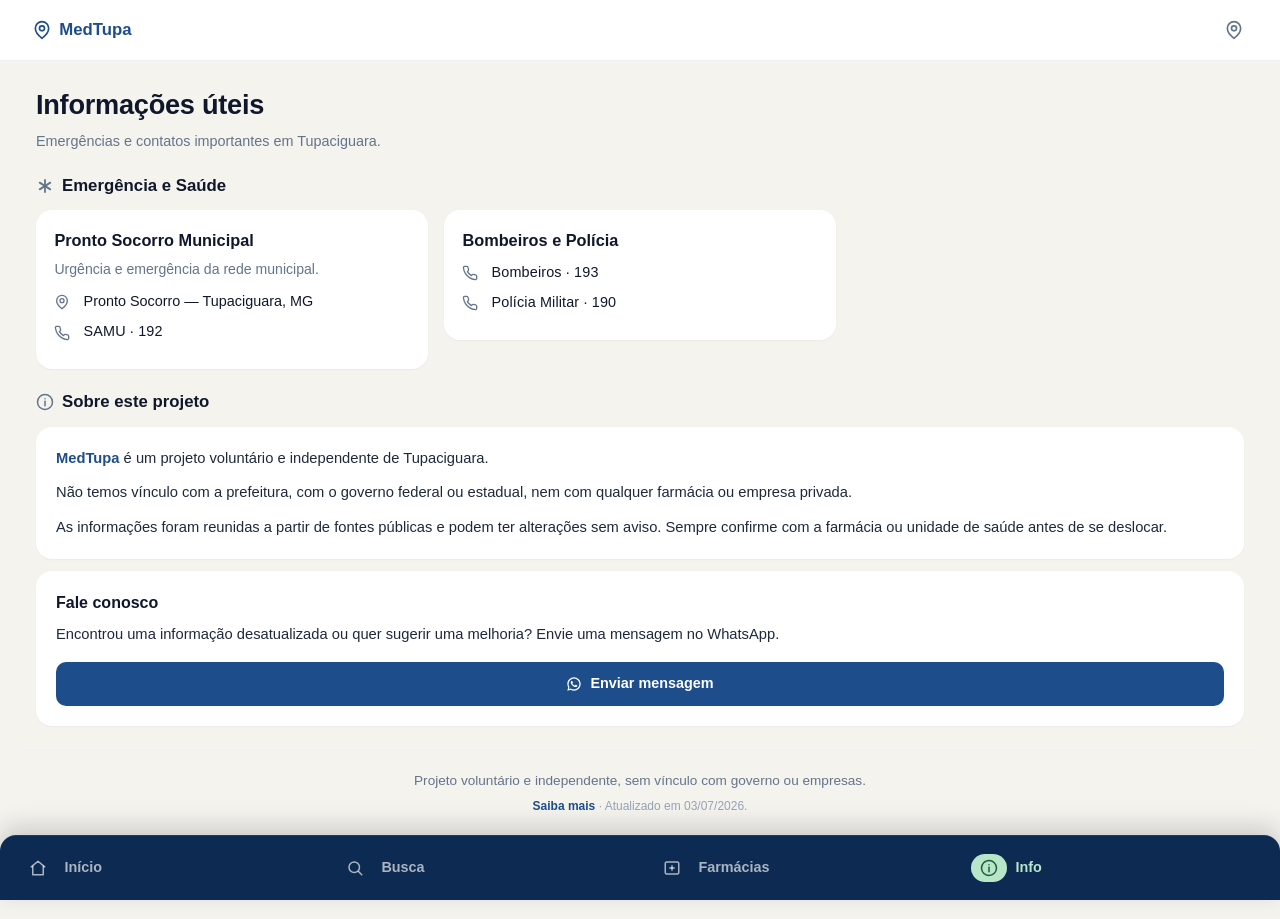
<file: info.html>
<!DOCTYPE html>
<html lang="pt-BR">
<head>
    <!-- Google tag (gtag.js) -->
    <script async src="https://www.googletagmanager.com/gtag/js?id=G-R6YJ87NHXH"></script>
    <script>
      window.dataLayer = window.dataLayer || [];
      function gtag(){dataLayer.push(arguments);}
      gtag('js', new Date());
      gtag('config', 'G-R6YJ87NHXH');
    </script>
    <meta charset="UTF-8">
    <meta name="viewport" content="width=device-width, initial-scale=1.0">
    <meta name="theme-color" content="#ffffff">
    <title>Informações úteis — MedTupa</title>
    <link rel="icon" type="image/svg+xml" href="favicon.svg">
    <link rel="stylesheet" href="style.css">
</head>
<body>
    <svg xmlns="http://www.w3.org/2000/svg" style="display:none" aria-hidden="true">
        <symbol id="i-pin" viewBox="0 0 24 24" fill="none" stroke="currentColor" stroke-width="2" stroke-linecap="round" stroke-linejoin="round">
            <path d="M20 10c0 6-8 12-8 12s-8-6-8-12a8 8 0 0 1 16 0z"/>
            <circle cx="12" cy="10" r="3"/>
        </symbol>
        <symbol id="i-phone" viewBox="0 0 24 24" fill="none" stroke="currentColor" stroke-width="2" stroke-linecap="round" stroke-linejoin="round">
            <path d="M22 16.92v3a2 2 0 0 1-2.18 2 19.79 19.79 0 0 1-8.63-3.07 19.5 19.5 0 0 1-6-6 19.79 19.79 0 0 1-3.07-8.67A2 2 0 0 1 4.11 2h3a2 2 0 0 1 2 1.72 12.84 12.84 0 0 0 .7 2.81 2 2 0 0 1-.45 2.11L8.09 9.91a16 16 0 0 0 6 6l1.27-1.27a2 2 0 0 1 2.11-.45 12.84 12.84 0 0 0 2.81.7A2 2 0 0 1 22 16.92z"/>
        </symbol>
        <symbol id="i-search" viewBox="0 0 24 24" fill="none" stroke="currentColor" stroke-width="2" stroke-linecap="round" stroke-linejoin="round">
            <circle cx="11" cy="11" r="7"/>
            <line x1="21" y1="21" x2="16.65" y2="16.65"/>
        </symbol>
        <symbol id="i-pharmacy" viewBox="0 0 24 24" fill="none" stroke="currentColor" stroke-width="2" stroke-linecap="round" stroke-linejoin="round">
            <rect x="3" y="4" width="18" height="16" rx="2"/>
            <path d="M12 9v6"/>
            <path d="M9 12h6"/>
        </symbol>
        <symbol id="i-home" viewBox="0 0 24 24" fill="none" stroke="currentColor" stroke-width="2" stroke-linecap="round" stroke-linejoin="round">
            <path d="M3 10.5 12 3l9 7.5"/>
            <path d="M5 9.5V21h14V9.5"/>
        </symbol>
        <symbol id="i-info" viewBox="0 0 24 24" fill="none" stroke="currentColor" stroke-width="2" stroke-linecap="round" stroke-linejoin="round">
            <circle cx="12" cy="12" r="10"/>
            <line x1="12" y1="11" x2="12" y2="17"/>
            <line x1="12" y1="7.5" x2="12" y2="7.6"/>
        </symbol>
        <symbol id="i-asterisk" viewBox="0 0 24 24" fill="none" stroke="currentColor" stroke-width="2.4" stroke-linecap="round" stroke-linejoin="round">
            <line x1="12" y1="4" x2="12" y2="20"/>
            <line x1="4.93" y1="7.5" x2="19.07" y2="16.5"/>
            <line x1="4.93" y1="16.5" x2="19.07" y2="7.5"/>
        </symbol>
        <symbol id="i-clock" viewBox="0 0 24 24" fill="none" stroke="currentColor" stroke-width="2" stroke-linecap="round" stroke-linejoin="round">
            <circle cx="12" cy="12" r="10"/>
            <polyline points="12 6 12 12 16 14"/>
        </symbol>
        <symbol id="i-whatsapp" viewBox="0 0 24 24" fill="currentColor">
            <path d="M19.05 4.92A10.4 10.4 0 0 0 12 2C6.5 2 2.02 6.48 2.02 12c0 1.76.46 3.48 1.34 5L2 22l5.13-1.34A10 10 0 0 0 12 22c5.52 0 10-4.48 10-10 0-2.67-1.04-5.18-2.95-7.08zM12 20.15c-1.49 0-2.95-.4-4.21-1.16l-.3-.18-3.13.82.83-3.05-.2-.31A8.13 8.13 0 0 1 3.85 12 8.16 8.16 0 0 1 12 3.85a8.13 8.13 0 0 1 8.15 8.15A8.16 8.16 0 0 1 12 20.15zm4.47-6.11c-.24-.12-1.45-.72-1.67-.8-.22-.08-.39-.12-.55.12-.17.24-.63.8-.78.97-.14.16-.29.18-.53.06-.24-.12-1.03-.38-1.96-1.21-.72-.65-1.21-1.44-1.36-1.68-.14-.24-.02-.37.11-.49.11-.11.24-.29.36-.43.12-.14.16-.24.24-.4.08-.16.04-.3-.02-.43-.06-.12-.55-1.32-.75-1.81-.2-.48-.4-.41-.55-.42h-.47c-.16 0-.43.06-.65.3-.22.24-.85.83-.85 2.02s.87 2.35 1 2.51c.12.16 1.71 2.6 4.13 3.65.58.25 1.03.4 1.38.51.58.18 1.11.16 1.52.1.46-.07 1.45-.59 1.65-1.16.2-.57.2-1.06.14-1.16-.06-.1-.22-.16-.46-.28z"/>
        </symbol>
    </svg>

    <div class="app">
        <header class="app-header">
            <a href="index.html" class="brand">
                <svg width="20" height="20" aria-hidden="true"><use href="#i-pin"/></svg>
                MedTupa
            </a>
            <button class="location-btn" aria-label="Tupaciguara, MG">
                <svg width="20" height="20" aria-hidden="true"><use href="#i-pin"/></svg>
            </button>
        </header>

        <section class="page-title">
            <h1>Informações úteis</h1>
            <p>Emergências e contatos importantes em Tupaciguara.</p>
        </section>

        <section class="section" id="emergencia">
            <div class="section-header">
                <h2>
                    <svg class="icon" width="18" height="18" aria-hidden="true"><use href="#i-asterisk"/></svg>
                    Emergência e Saúde
                </h2>
            </div>

            <div class="pharmacy-grid">

                <article class="pharmacy">
                    <h3>Pronto Socorro Municipal</h3>
                    <p style="margin: -0.2rem 0 0.7rem; color: var(--muted); font-size: 0.88rem;">Urgência e emergência da rede municipal.</p>
                    <div class="field field-address">
                        <svg class="icon" width="16" height="16" aria-hidden="true"><use href="#i-pin"/></svg>
                        <a href="https://www.google.com/maps/search/?api=1&amp;query=Pronto+Socorro+Municipal+Tupaciguara,+MG" target="_blank" rel="noopener">Pronto Socorro — Tupaciguara, MG</a>
                    </div>
                    <div class="field field-phone">
                        <svg class="icon" width="16" height="16" aria-hidden="true"><use href="#i-phone"/></svg>
                        <a href="tel:+55192">SAMU · 192</a>
                    </div>
                </article>

                <article class="pharmacy">
                    <h3>Bombeiros e Polícia</h3>
                    <div class="field field-phone">
                        <svg class="icon" width="16" height="16" aria-hidden="true"><use href="#i-phone"/></svg>
                        <a href="tel:+55193">Bombeiros · 193</a>
                    </div>
                    <div class="field field-phone">
                        <svg class="icon" width="16" height="16" aria-hidden="true"><use href="#i-phone"/></svg>
                        <a href="tel:+55190">Polícia Militar · 190</a>
                    </div>
                </article>

            </div>
        </section>

        <section class="section" id="sobre">
            <div class="section-header">
                <h2>
                    <svg class="icon" width="18" height="18" aria-hidden="true"><use href="#i-info"/></svg>
                    Sobre este projeto
                </h2>
            </div>

            <div class="card disclaimer">
                <p><strong>MedTupa</strong> é um projeto voluntário e independente de Tupaciguara.</p>
                <p>Não temos vínculo com a prefeitura, com o governo federal ou estadual, nem com qualquer farmácia ou empresa privada.</p>
                <p>As informações foram reunidas a partir de fontes públicas e podem ter alterações sem aviso. Sempre confirme com a farmácia ou unidade de saúde antes de se deslocar.</p>
            </div>

            <div class="card contact-card">
                <h3>Fale conosco</h3>
                <p>Encontrou uma informação desatualizada ou quer sugerir uma melhoria? Envie uma mensagem no WhatsApp.</p>
                <a class="btn btn-whatsapp" href="https://wa.me/5563992757021" target="_blank" rel="noopener">
                    <svg width="16" height="16" aria-hidden="true"><use href="#i-whatsapp"/></svg>
                    Enviar mensagem
                </a>
            </div>
        </section>

        <footer class="app-footer">
            <p>Projeto voluntário e independente, sem vínculo com governo ou empresas.</p>
            <p><a href="#sobre">Saiba mais</a> · Atualizado em 03/07/2026.</p>
        </footer>

        <nav class="bottom-nav" aria-label="Navegação principal">
            <a href="index.html">
                <span class="nav-icon-wrap">
                    <svg width="18" height="18" aria-hidden="true"><use href="#i-home"/></svg>
                </span>
                Início
            </a>
            <a href="busca.html">
                <span class="nav-icon-wrap">
                    <svg width="18" height="18" aria-hidden="true"><use href="#i-search"/></svg>
                </span>
                Busca
            </a>
            <a href="farmacias.html">
                <span class="nav-icon-wrap">
                    <svg width="18" height="18" aria-hidden="true"><use href="#i-pharmacy"/></svg>
                </span>
                Farmácias
            </a>
            <a href="info.html" class="active">
                <span class="nav-icon-wrap">
                    <svg width="18" height="18" aria-hidden="true"><use href="#i-info"/></svg>
                </span>
                Info
            </a>
        </nav>
    </div>
</body>
</html>
</file>
<file: style.css>
:root {
    --bg: #f4f3ee;
    --surface: #ffffff;
    --surface-hover: #f3f6f4;
    --ink: #0f172a;
    --ink-2: #1e293b;
    --ink-on-navy: #cbd5e1;
    --muted: #64748b;
    --muted-2: #94a3b8;
    --border: #e5e7eb;
    --border-soft: #eef0f2;

    --blue: #1e4d8b;
    --blue-dark: #143769;
    --blue-darker: #0d2a52;
    --blue-light: #e8f0fb;

    --green: #2d7a4f;
    --green-dark: #1f5e3a;
    --green-mint: #b8e6c8;

    --red: #dc2626;
    --red-soft: #fde2e2;
    --red-soft-hover: #fbd0d0;

    --purple: #7c3aed;
    --purple-soft: #ede4f6;

    --warn: #b45309;
    --warn-bg: #fef3c7;

    --amber: #fbbf24;
    --amber-hover: #f59e0b;

    --radius: 16px;
    --radius-sm: 10px;
    --radius-tile: 12px;
    --radius-lg: 20px;

    --shadow-sm: 0 1px 2px rgba(15, 23, 42, 0.04);
    --shadow-md: 0 4px 16px rgba(15, 23, 42, 0.06);
}

* { box-sizing: border-box; }

html { scroll-behavior: smooth; }

body {
    margin: 0;
    font-family: -apple-system, BlinkMacSystemFont, "Segoe UI", Roboto, "Helvetica Neue", Arial, sans-serif;
    color: var(--ink);
    background: var(--bg);
    line-height: 1.5;
    min-height: 100vh;
    -webkit-font-smoothing: antialiased;
}

.app {
    max-width: 460px;
    margin: 0 auto;
    background: var(--bg);
    min-height: 100vh;
    padding-bottom: 88px;
    position: relative;
}

/* ===== Header ===== */
.app-header {
    background: var(--surface);
    padding: 1rem 1.25rem;
    display: flex;
    align-items: center;
    justify-content: space-between;
    border-bottom: 1px solid var(--border-soft);
    position: sticky;
    top: 0;
    z-index: 5;
}

.app-header .brand {
    display: flex;
    align-items: center;
    gap: 0.45rem;
    color: var(--blue);
    font-weight: 700;
    font-size: 1.05rem;
    text-decoration: none;
}

.app-header .brand svg {
    color: var(--blue);
}

.app-header .location-btn {
    color: var(--muted);
    background: none;
    border: none;
    padding: 0.25rem;
    display: inline-flex;
    align-items: center;
    cursor: pointer;
}

/* ===== Greeting ===== */
.greeting {
    padding: 1.5rem 1.25rem 0.75rem;
}

.greeting h1 {
    margin: 0;
    font-size: 1.55rem;
    font-weight: 700;
    color: var(--ink);
    line-height: 1.2;
    letter-spacing: -0.01em;
}

.greeting p {
    margin: 0.4rem 0 0;
    color: var(--muted);
    font-size: 0.95rem;
}

/* ===== Generic section spacing ===== */
.section {
    padding: 0.5rem 1.25rem;
}

.section + .section { padding-top: 0.5rem; }

.section-header {
    display: flex;
    align-items: center;
    justify-content: space-between;
    gap: 1rem;
    margin: 0.25rem 0 0.75rem;
}

.section-header h2 {
    margin: 0;
    font-size: 1.05rem;
    font-weight: 700;
    color: var(--ink);
    display: flex;
    align-items: center;
    gap: 0.5rem;
}

.section-header h2 .icon {
    color: var(--muted);
}

.badge {
    display: inline-flex;
    align-items: center;
    gap: 0.35rem;
    background: var(--green-mint);
    color: var(--green-dark);
    font-size: 0.78rem;
    font-weight: 600;
    padding: 0.35rem 0.75rem;
    border-radius: 999px;
    line-height: 1;
}

.badge::before {
    content: '';
    width: 6px;
    height: 6px;
    background: var(--green-dark);
    border-radius: 50%;
}

.badge[hidden] { display: none; }

/* ===== Cards ===== */
.card {
    background: var(--surface);
    border-radius: var(--radius);
    padding: 1.25rem;
    box-shadow: var(--shadow-sm);
    color: inherit;
    text-decoration: none;
    display: block;
}

.card-blue {
    background: var(--blue);
    color: #fff;
}

.card-green {
    background: var(--green);
    color: #fff;
}

.card-navy {
    background: var(--blue-darker);
    color: #fff;
}

/* Search card (blue) */
.search-card .search-input {
    display: flex;
    align-items: center;
    background: #fff;
    border-radius: var(--radius-sm);
    padding: 0.7rem 0.9rem;
    gap: 0.55rem;
    color: var(--muted);
}

.search-card .search-input input {
    flex: 1;
    border: none;
    outline: none;
    font-size: 0.95rem;
    color: var(--ink);
    background: transparent;
    font-family: inherit;
}

.search-card .search-input input::placeholder {
    color: var(--muted-2);
}

/* Buttons */
.btn {
    display: inline-flex;
    align-items: center;
    justify-content: center;
    text-align: center;
    padding: 0.85rem 1.25rem;
    border-radius: var(--radius-sm);
    font-weight: 600;
    text-decoration: none;
    border: none;
    cursor: pointer;
    font-size: 0.95rem;
    font-family: inherit;
    width: 100%;
}

.btn-primary {
    background: var(--amber);
    color: var(--ink);
    margin-top: 0.75rem;
}

.btn-primary:hover { background: var(--amber-hover); }

.btn-white {
    background: #fff;
    color: var(--green);
    margin-top: 1rem;
}

.card-blue .btn-white { color: var(--blue-dark); }
.card-green .btn-white { color: var(--green); }
.card-navy .btn-white { color: var(--blue-darker); }

.btn-white:hover { background: var(--surface-hover); }

/* Info card (centered icon, title, text) */
.info-card {
    text-align: center;
    padding: 1.5rem 1.25rem;
}

.info-card .icon-wrap {
    display: inline-flex;
    align-items: center;
    justify-content: center;
    width: 48px;
    height: 48px;
    margin: 0 auto 0.65rem;
    color: #fff;
}

.info-card h3 {
    margin: 0 0 0.4rem;
    font-size: 1.05rem;
    font-weight: 700;
}

.info-card p {
    margin: 0;
    font-size: 0.88rem;
    line-height: 1.5;
    opacity: 0.92;
}

/* Feature card */
.feature-card {
    display: flex;
    gap: 0.9rem;
    align-items: flex-start;
    padding: 1.05rem 1.15rem;
}

.feature-card .icon-tile {
    flex-shrink: 0;
    width: 42px;
    height: 42px;
    border-radius: var(--radius-tile);
    display: inline-flex;
    align-items: center;
    justify-content: center;
}

.feature-card .icon-tile.icon-red {
    background: var(--red-soft);
    color: var(--red);
}

.feature-card .icon-tile.icon-purple {
    background: var(--purple-soft);
    color: var(--purple);
}

.feature-card .icon-tile.icon-green {
    background: var(--green-mint);
    color: var(--green-dark);
}

.feature-card .icon-tile.icon-amber {
    background: var(--warn-bg);
    color: var(--warn);
}

.feature-card .body {
    flex: 1;
    min-width: 0;
}

.feature-card h3 {
    margin: 0 0 0.2rem;
    font-size: 0.95rem;
    font-weight: 700;
    color: var(--ink);
}

.feature-card p {
    margin: 0 0 0.45rem;
    font-size: 0.85rem;
    color: var(--muted);
    line-height: 1.45;
}

.feature-card .more {
    color: var(--blue);
    font-size: 0.85rem;
    font-weight: 600;
    text-decoration: none;
    display: inline-flex;
    align-items: center;
    gap: 0.25rem;
}

.feature-card .more:hover { text-decoration: underline; }

/* Compact feature card — single-row link style for lower-tier shortcuts */
.feature-card.compact {
    align-items: center;
    padding: 0.8rem 1.1rem;
    gap: 0.75rem;
}

.feature-card.compact .icon-tile {
    width: 34px;
    height: 34px;
    border-radius: var(--radius-sm);
}

.feature-card.compact h3 {
    margin: 0;
    font-size: 0.92rem;
}

.feature-card.compact p {
    margin: 0.1rem 0 0;
    font-size: 0.8rem;
}

.feature-card.compact .trailing {
    color: var(--muted-2);
    flex-shrink: 0;
}

.feature-card.compact:hover .trailing { color: var(--blue); }

/* Stack cards vertically with gap */
.stack {
    display: flex;
    flex-direction: column;
    gap: 0.85rem;
}

/* ===== Plantão hero ===== */
.plantao-hero {
    padding: 1.25rem;
}

.plantao-head {
    display: flex;
    align-items: center;
    justify-content: space-between;
    gap: 1rem;
    margin: 0 0 1rem;
}

.plantao-head h2 {
    margin: 0;
    font-size: 1.05rem;
    font-weight: 700;
    color: var(--ink);
    display: flex;
    align-items: center;
    gap: 0.5rem;
}

.plantao-head h2 svg {
    color: var(--green-dark);
}

.plantao-grid {
    display: grid;
    grid-template-columns: 1fr;
    gap: 1rem;
}

.plantao-item {
    text-decoration: none;
    color: inherit;
    display: block;
    transition: transform 0.15s ease;
}

.plantao-item:hover { transform: translateY(-2px); }

.plantao-thumb {
    height: 110px;
    border-radius: var(--radius-sm);
    display: flex;
    align-items: center;
    justify-content: center;
    color: rgba(255, 255, 255, 0.85);
    margin-bottom: 0.6rem;
}

.plantao-thumb.thumb-1 {
    background: linear-gradient(135deg, var(--green), var(--green-dark));
}

.plantao-thumb.thumb-2 {
    background: linear-gradient(135deg, var(--blue), var(--blue-dark));
}

.plantao-thumb.thumb-3 {
    background: linear-gradient(135deg, #c97a14, var(--warn));
}

.plantao-item h4 {
    margin: 0 0 0.3rem;
    font-size: 0.95rem;
    font-weight: 700;
    color: var(--blue);
}

.plantao-meta {
    display: flex;
    align-items: center;
    gap: 0.4rem;
    margin: 0.15rem 0;
    color: var(--muted);
    font-size: 0.82rem;
}

.plantao-meta svg { flex-shrink: 0; }

.plantao-footer {
    display: flex;
    align-items: center;
    justify-content: space-between;
    margin-top: 1rem;
    padding-top: 0.85rem;
    border-top: 1px solid var(--border-soft);
    color: var(--blue);
    text-decoration: none;
    font-size: 0.88rem;
    font-weight: 600;
}

.plantao-footer:hover { color: var(--blue-dark); }

/* ===== Right column on mobile + desktop ===== */
.right-stack {
    display: flex;
    flex-direction: column;
    gap: 0.85rem;
}

/* ===== Mini card ===== */
.mini-card {
    border-radius: var(--radius);
    padding: 1.1rem 1rem;
    box-shadow: var(--shadow-sm);
    text-decoration: none;
    display: flex;
    flex-direction: column;
    align-items: center;
    text-align: center;
    gap: 0.55rem;
}

.mini-card .icon-tile {
    width: 42px;
    height: 42px;
    border-radius: var(--radius-tile);
    display: inline-flex;
    align-items: center;
    justify-content: center;
    flex-shrink: 0;
    background: rgba(255, 255, 255, 0.18);
    color: #fff;
}

.mini-card h3 {
    margin: 0;
    font-size: 0.95rem;
    font-weight: 700;
    color: #fff;
}

.mini-card p {
    margin: 0;
    font-size: 0.82rem;
    line-height: 1.4;
    color: rgba(255, 255, 255, 0.88);
}

.mini-municipal { background: var(--blue); }
.mini-municipal:hover { background: var(--blue-dark); }

.mini-popular { background: var(--green); }
.mini-popular:hover { background: var(--green-dark); }

/* ===== Bottom nav ===== */
.bottom-nav {
    position: fixed;
    bottom: 0;
    left: 50%;
    transform: translateX(-50%);
    width: 100%;
    max-width: 460px;
    background: var(--blue-darker);
    color: var(--ink-on-navy);
    border-top: 1px solid rgba(255, 255, 255, 0.08);
    padding: 0.55rem 0.5rem calc(0.55rem + env(safe-area-inset-bottom, 0));
    display: grid;
    grid-template-columns: repeat(4, 1fr);
    gap: 0.25rem;
    z-index: 50;
    box-shadow: 0 -6px 20px rgba(15, 23, 42, 0.15);
}

.bottom-nav a {
    display: flex;
    flex-direction: column;
    align-items: center;
    gap: 0.25rem;
    padding: 0.35rem 0.25rem;
    text-decoration: none;
    color: rgba(255, 255, 255, 0.65);
    font-size: 0.72rem;
    font-weight: 600;
    border-radius: var(--radius-tile);
}

.bottom-nav .nav-icon-wrap {
    display: inline-flex;
    align-items: center;
    justify-content: center;
    padding: 0.35rem 0.9rem;
    border-radius: 999px;
    color: rgba(255, 255, 255, 0.65);
}

.bottom-nav a.active { color: var(--green-mint); }

.bottom-nav a.active .nav-icon-wrap {
    background: var(--green-mint);
    color: var(--green-dark);
}

/* ===== Footer ===== */
.app-footer {
    text-align: center;
    padding: 1.25rem 1.25rem 0.5rem;
    border-top: 1px solid var(--border-soft);
    margin-top: 1rem;
}

.app-footer p { margin: 0; }

.app-footer p:first-child {
    color: var(--muted);
    font-size: 0.85rem;
    font-weight: 500;
    margin-bottom: 0.35rem;
}

.app-footer p:last-child {
    color: var(--muted-2);
    font-size: 0.75rem;
}

.app-footer a {
    color: var(--blue);
    text-decoration: none;
    font-weight: 600;
}

.app-footer a:hover { text-decoration: underline; }

/* ===== Disclaimer card (info page) ===== */
.disclaimer p {
    margin: 0 0 0.75rem;
    color: var(--ink-2);
    font-size: 0.92rem;
    line-height: 1.55;
}

.disclaimer p:last-child { margin-bottom: 0; }

.disclaimer strong { color: var(--blue); }

/* ===== Contact card (info page) ===== */
.contact-card { margin-top: 0.75rem; }

.contact-card h3 {
    margin: 0 0 0.5rem;
    font-size: 1rem;
    color: var(--ink);
}

.contact-card p {
    margin: 0 0 1rem;
    color: var(--ink-2);
    font-size: 0.92rem;
    line-height: 1.55;
}

.contact-card .btn-whatsapp { margin-top: 0; }

/* ===== Page title (internal pages) ===== */
.page-title {
    padding: 1.25rem 1.25rem 0.25rem;
}

.page-title h1 {
    margin: 0;
    font-size: 1.4rem;
    font-weight: 700;
    color: var(--ink);
    letter-spacing: -0.01em;
}

.page-title p {
    margin: 0.35rem 0 0;
    color: var(--muted);
    font-size: 0.9rem;
}

/* ===== Medication search + list (internal pages) ===== */
.med-search {
    margin: 0.5rem 0 1rem;
}

.med-search .search-input {
    display: flex;
    align-items: center;
    background: var(--surface);
    border: 1px solid var(--border);
    border-radius: var(--radius-sm);
    padding: 0.65rem 0.9rem;
    gap: 0.55rem;
    color: var(--muted);
}

.med-search input {
    flex: 1;
    border: none;
    outline: none;
    font-size: 0.95rem;
    color: var(--ink);
    background: transparent;
    font-family: inherit;
}

.med-search input::placeholder { color: var(--muted-2); }

.med-search .search-input:focus-within {
    border-color: var(--blue);
    box-shadow: 0 0 0 3px var(--blue-light);
}

.med-empty {
    display: none;
    background: var(--surface);
    border: 1px solid var(--border);
    border-radius: var(--radius);
    padding: 1.5rem 1.25rem;
    text-align: center;
    margin: 0 0 1.5rem;
}

.med-empty.show { display: block; }

.med-empty .empty-title {
    margin: 0 0 0.5rem;
    font-size: 1rem;
    font-weight: 700;
    color: var(--ink);
}

.med-empty .empty-help {
    margin: 0 auto 1rem;
    color: var(--muted);
    font-size: 0.92rem;
    line-height: 1.5;
    max-width: 32rem;
}

.med-empty .empty-help strong {
    color: var(--ink);
    font-weight: 600;
}

.med-empty .empty-cta {
    width: auto;
    margin: 0 auto;
    display: inline-flex;
    align-items: center;
    gap: 0.5rem;
    padding: 0.7rem 1.2rem;
}

.program {
    margin: 1.5rem 0 0;
}

.program:first-of-type { margin-top: 0.25rem; }

.program-header {
    display: flex;
    align-items: center;
    gap: 0.75rem;
    margin: 0 0 0.85rem;
}

.program-header h2 {
    margin: 0;
    font-size: 1.1rem;
    font-weight: 700;
    color: var(--ink);
    line-height: 1.2;
}

.program-header p {
    margin: 0.15rem 0 0;
    font-size: 0.82rem;
    color: var(--muted);
    line-height: 1.35;
}

.program-icon {
    display: inline-flex;
    align-items: center;
    justify-content: center;
    width: 40px;
    height: 40px;
    border-radius: var(--radius-tile);
    flex-shrink: 0;
}

.program-icon-blue {
    background: var(--blue-light);
    color: var(--blue);
}

.program-icon-green {
    background: var(--green-mint);
    color: var(--green-dark);
}

.indication-list {
    display: flex;
    flex-direction: column;
    gap: 0.85rem;
}

.indication {
    background: var(--surface);
    border-radius: var(--radius);
    box-shadow: var(--shadow-sm);
    padding: 1rem 1.15rem 1.1rem;
}

.indication h3 {
    margin: 0 0 0.5rem;
    color: var(--blue);
    font-size: 1rem;
    font-weight: 700;
}

.indication ul {
    list-style: none;
    padding: 0;
    margin: 0;
}

.indication li {
    padding: 0.4rem 0;
    border-bottom: 1px dotted var(--border);
    font-size: 0.92rem;
}

.indication li:last-child { border-bottom: none; }

/* ===== Pharmacies (internal page) ===== */
.pharmacy-grid {
    display: flex;
    flex-direction: column;
    gap: 0.85rem;
}

.pharmacy {
    background: var(--surface);
    border-radius: var(--radius);
    box-shadow: var(--shadow-sm);
    padding: 1.1rem 1.15rem;
}

.pharmacy h3 {
    margin: 0 0 0.6rem;
    color: var(--ink);
    font-size: 1.02rem;
    font-weight: 700;
}

.pharmacy-tags {
    margin: 0 0 0.75rem;
    display: flex;
    flex-wrap: wrap;
    gap: 0.4rem;
}

.tag {
    display: inline-flex;
    align-items: center;
    gap: 0.35rem;
    background: var(--blue-light);
    color: var(--blue);
    font-size: 0.75rem;
    font-weight: 600;
    padding: 0.28rem 0.6rem 0.28rem 0.5rem;
    border-radius: 999px;
    line-height: 1.2;
}

.pharmacy .field {
    display: grid;
    grid-template-columns: 18px 1fr;
    column-gap: 0.7rem;
    align-items: start;
    margin: 0.55rem 0;
    font-size: 0.9rem;
}

.pharmacy .field .icon {
    color: var(--muted);
    margin-top: 0.2rem;
    flex-shrink: 0;
}

.pharmacy .field a {
    color: inherit;
    text-decoration: none;
}

.pharmacy .field a:hover {
    text-decoration: underline;
    text-decoration-color: var(--blue);
    text-underline-offset: 3px;
}

.pharmacy .field-phone {
    font-variant-numeric: tabular-nums;
    font-weight: 500;
    letter-spacing: 0.01em;
}

.pharmacy .hours-grid {
    display: grid;
    grid-template-columns: auto 1fr;
    column-gap: 1rem;
    row-gap: 0.2rem;
    font-size: 0.88rem;
    font-variant-numeric: tabular-nums;
}

.pharmacy .hours-grid .day { color: var(--muted); }

.pharmacy .hours-grid .closed {
    color: var(--muted);
    font-style: italic;
}

.status {
    margin: -0.3rem 0 0.7rem;
    font-size: 0.82rem;
    font-weight: 600;
    display: inline-flex;
    align-items: center;
    gap: 0.35rem;
    padding: 0.25rem 0.65rem;
    border-radius: 999px;
}

.status::before {
    content: '';
    width: 6px;
    height: 6px;
    border-radius: 50%;
    background: currentColor;
}

.status-open {
    color: var(--green-dark);
    background: var(--green-mint);
}

.status-closed {
    color: var(--muted);
    background: var(--border-soft);
}

/* ===== Pharmacy card (farmacias.html) ===== */
.pharmacy-card {
    background: var(--surface);
    border-radius: var(--radius);
    box-shadow: var(--shadow-sm);
    padding: 1.15rem;
}

.pharmacy-head {
    display: grid;
    grid-template-columns: 44px 1fr auto;
    gap: 0.85rem;
    align-items: start;
}

.pharmacy-head .pharmacy-icon {
    width: 44px;
    height: 44px;
    border-radius: var(--radius-tile);
    background: var(--blue-light);
    color: var(--blue);
    display: inline-flex;
    align-items: center;
    justify-content: center;
    flex-shrink: 0;
}

.pharmacy-head .pharmacy-head-text { min-width: 0; }

.pharmacy-card h3 {
    margin: 0;
    font-size: 1.05rem;
    line-height: 1.25;
    font-weight: 700;
    color: var(--ink);
}

.pharmacy-card .pharmacy-address {
    margin: 0.25rem 0 0;
    color: var(--muted);
    font-size: 0.88rem;
    line-height: 1.4;
}

.pharmacy-status {
    display: inline-flex;
    align-items: center;
    gap: 0.35rem;
    padding: 0.3rem 0.65rem;
    border-radius: 999px;
    font-size: 0.7rem;
    font-weight: 700;
    letter-spacing: 0.04em;
    text-transform: uppercase;
    line-height: 1;
    flex-shrink: 0;
}

.pharmacy-status::before {
    content: '';
    width: 6px;
    height: 6px;
    border-radius: 50%;
    background: currentColor;
}

.pharmacy-status.is-open {
    background: var(--green-mint);
    color: var(--green-dark);
}

.pharmacy-status.is-closed {
    background: var(--red-soft);
    color: var(--red);
}

.pharmacy-card .pharmacy-tags {
    margin: 0.85rem 0 0;
}

.pharmacy-hours-summary {
    display: flex;
    align-items: center;
    gap: 0.5rem;
    margin: 0.85rem 0 0;
    color: var(--muted);
    font-size: 0.88rem;
}

.pharmacy-hours-summary svg { flex-shrink: 0; }

.pharmacy-actions {
    display: grid;
    grid-template-columns: 1fr 1fr;
    gap: 0.6rem;
    margin-top: 1rem;
}

.btn-whatsapp,
.btn-map {
    display: inline-flex;
    align-items: center;
    justify-content: center;
    gap: 0.5rem;
    padding: 0.7rem 0.9rem;
    border-radius: var(--radius-sm);
    font-weight: 600;
    font-size: 0.9rem;
    text-decoration: none;
    width: 100%;
    font-family: inherit;
    cursor: pointer;
    margin-top: 0;
}

.btn-whatsapp {
    background: var(--blue);
    color: #fff;
    border: none;
}

.btn-whatsapp:hover { background: var(--blue-dark); }

.btn-map {
    background: var(--surface);
    color: var(--ink);
    border: 1px solid var(--border);
}

.btn-map:hover {
    background: var(--bg);
    border-color: var(--muted-2);
}

/* ===== Desktop (>= 760px) ===== */
@media (min-width: 760px) {
    body {
        background:
            radial-gradient(120% 80% at 50% -10%, rgba(30, 77, 139, 0.06), transparent 60%),
            var(--bg);
    }

    .app {
        max-width: 1200px;
        padding-bottom: 96px;
        padding-left: 1.25rem;
        padding-right: 1.25rem;
    }

    .app-header {
        margin-left: -1.25rem;
        margin-right: -1.25rem;
        padding: 1rem 2rem;
    }

    .greeting {
        padding: 2rem 1rem 1rem;
    }

    .greeting h1 { font-size: 1.95rem; }
    .greeting p { font-size: 1.02rem; }

    /* Asymmetric 2-col landing: plantão hero (wide) + right stack (narrow) */
    .layout {
        display: grid;
        grid-template-columns: minmax(0, 2fr) minmax(0, 1fr);
        gap: 1rem;
        padding: 0.5rem 1rem 1rem;
    }

    .layout > .section {
        padding: 0;
        display: flex;
        flex-direction: column;
    }

    .layout > .section > .card { flex: 1; }

    .layout > .section.wide,
    .layout > .search-section {
        grid-column: 1 / -1;
    }

    .layout > .plantao-section { grid-column: 1; }

    .layout > .medpreco-section { grid-column: 1; }

    .layout > .right-stack {
        grid-column: 2;
        grid-row: 2 / span 2;
        display: flex;
        flex-direction: column;
        gap: 1rem;
        padding: 0;
    }

    .layout > .right-stack > .mini-card { flex: 1; }

    /* Horizontal search card on desktop */
    .search-card {
        display: flex;
        align-items: center;
        gap: 1rem;
        padding: 1.5rem;
    }

    .search-card .search-input {
        flex: 1;
        padding: 0.95rem 1.1rem;
    }

    .search-card .btn-primary {
        margin-top: 0;
        width: auto;
        white-space: nowrap;
        padding: 0.95rem 1.75rem;
    }

    /* Plantão hero — 3-up tiles on desktop */
    .plantao-grid {
        grid-template-columns: repeat(3, 1fr);
        gap: 1rem;
    }

    .plantao-hero { padding: 1.5rem; }

    /* Mini cards taller/breathier on desktop */
    .mini-card {
        padding: 1.5rem 1.1rem;
        gap: 0.7rem;
    }

    .mini-card .icon-tile {
        width: 48px;
        height: 48px;
    }

    /* Page titles for internal pages */
    .page-title {
        padding: 1.5rem 1rem 0.5rem;
    }

    .page-title h1 { font-size: 1.7rem; }

    /* Internal pages content padding */
    .section {
        padding-left: 1rem;
        padding-right: 1rem;
    }

    /* Medication / pharmacy lists in multi-column on desktop */
    .indication-list,
    .pharmacy-grid {
        display: grid;
        grid-template-columns: repeat(2, 1fr);
        gap: 1rem;
        align-items: start;
    }

    /* Bottom nav matches app width on desktop */
    .bottom-nav {
        max-width: 1200px;
        border-radius: var(--radius) var(--radius) 0 0;
        padding-top: 0.6rem;
        padding-bottom: 0.6rem;
        box-shadow: 0 -8px 24px rgba(15, 23, 42, 0.18);
    }

    .bottom-nav a {
        flex-direction: row;
        gap: 0.55rem;
        font-size: 0.9rem;
        padding: 0.55rem 0.75rem;
    }

    .bottom-nav .nav-icon-wrap {
        padding: 0.3rem 0.55rem;
    }
}

@media (min-width: 1100px) {
    .indication-list {
        grid-template-columns: repeat(3, 1fr);
    }

    .pharmacy-grid {
        grid-template-columns: repeat(3, 1fr);
    }
}

@media (min-width: 1280px) {
    .app {
        max-width: 1320px;
    }

    .bottom-nav {
        max-width: 1320px;
    }

    .indication-list {
        grid-template-columns: repeat(4, 1fr);
    }
}
</file>
